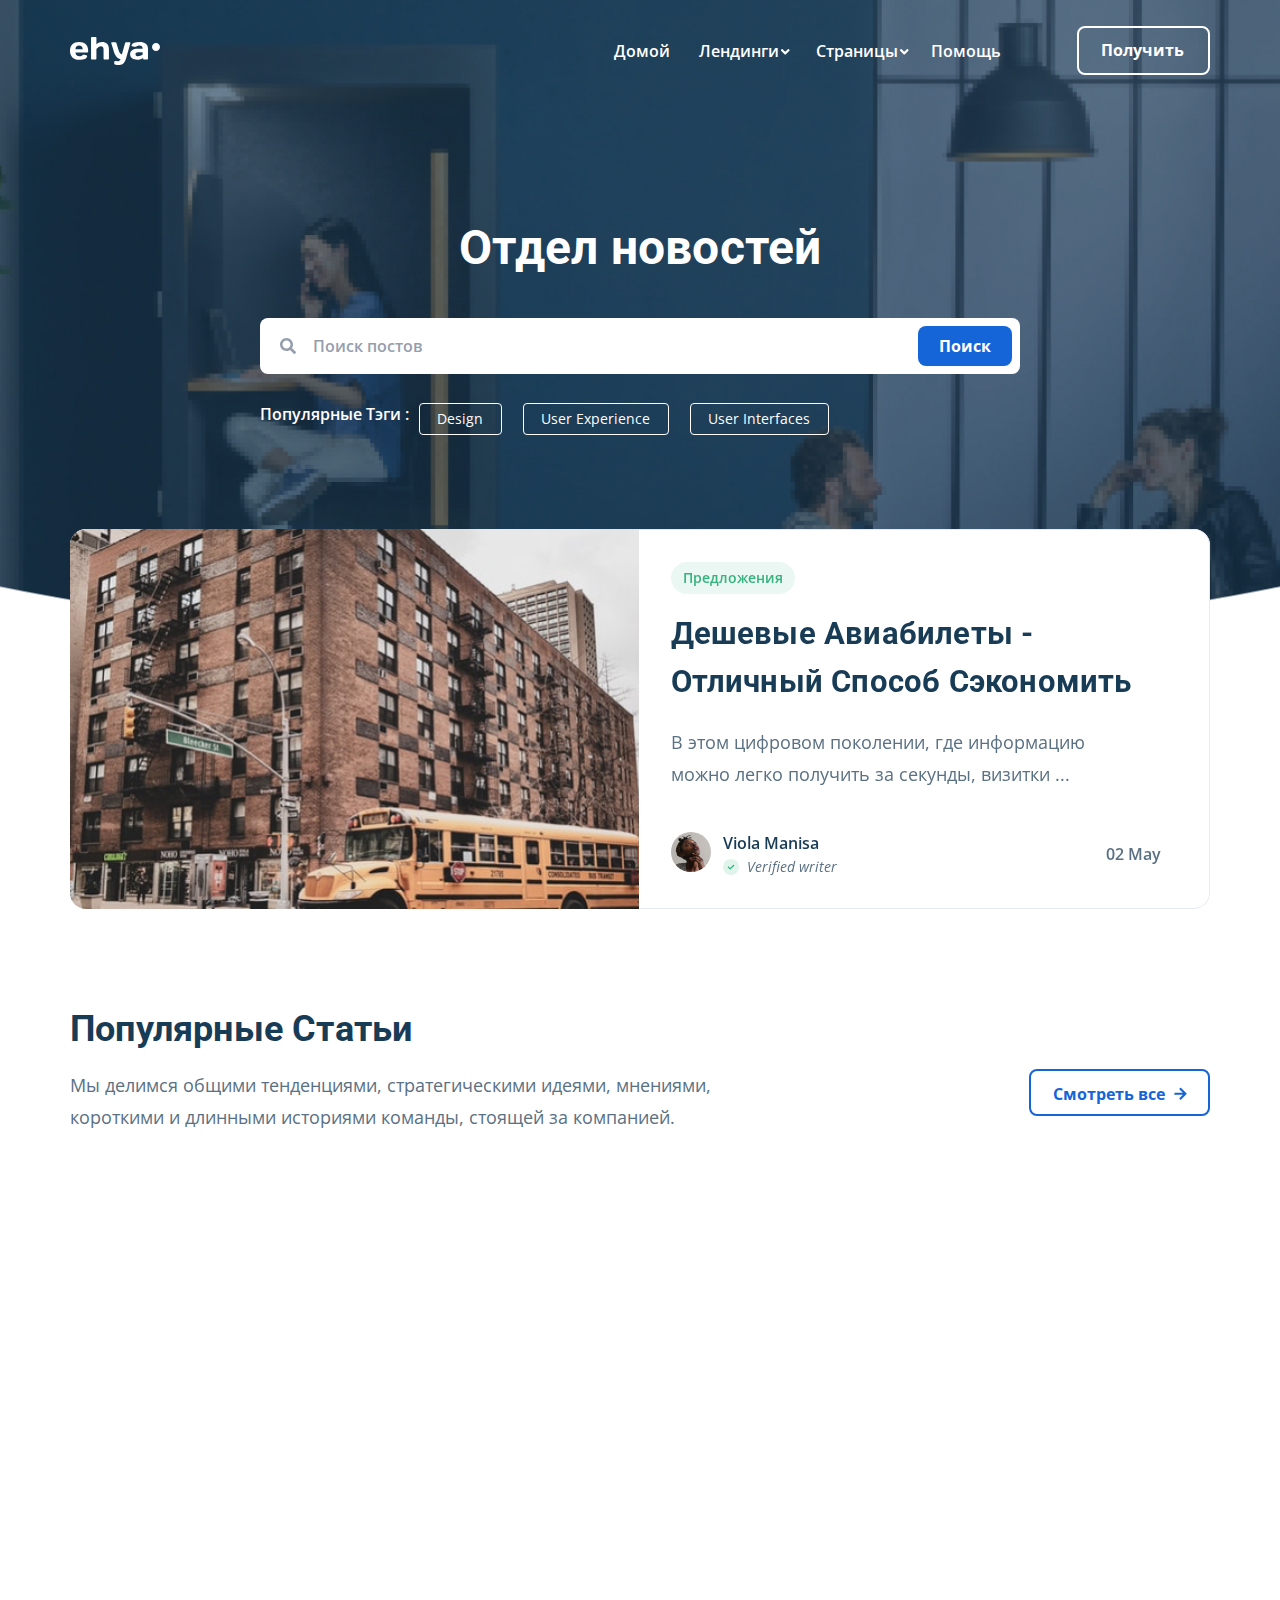
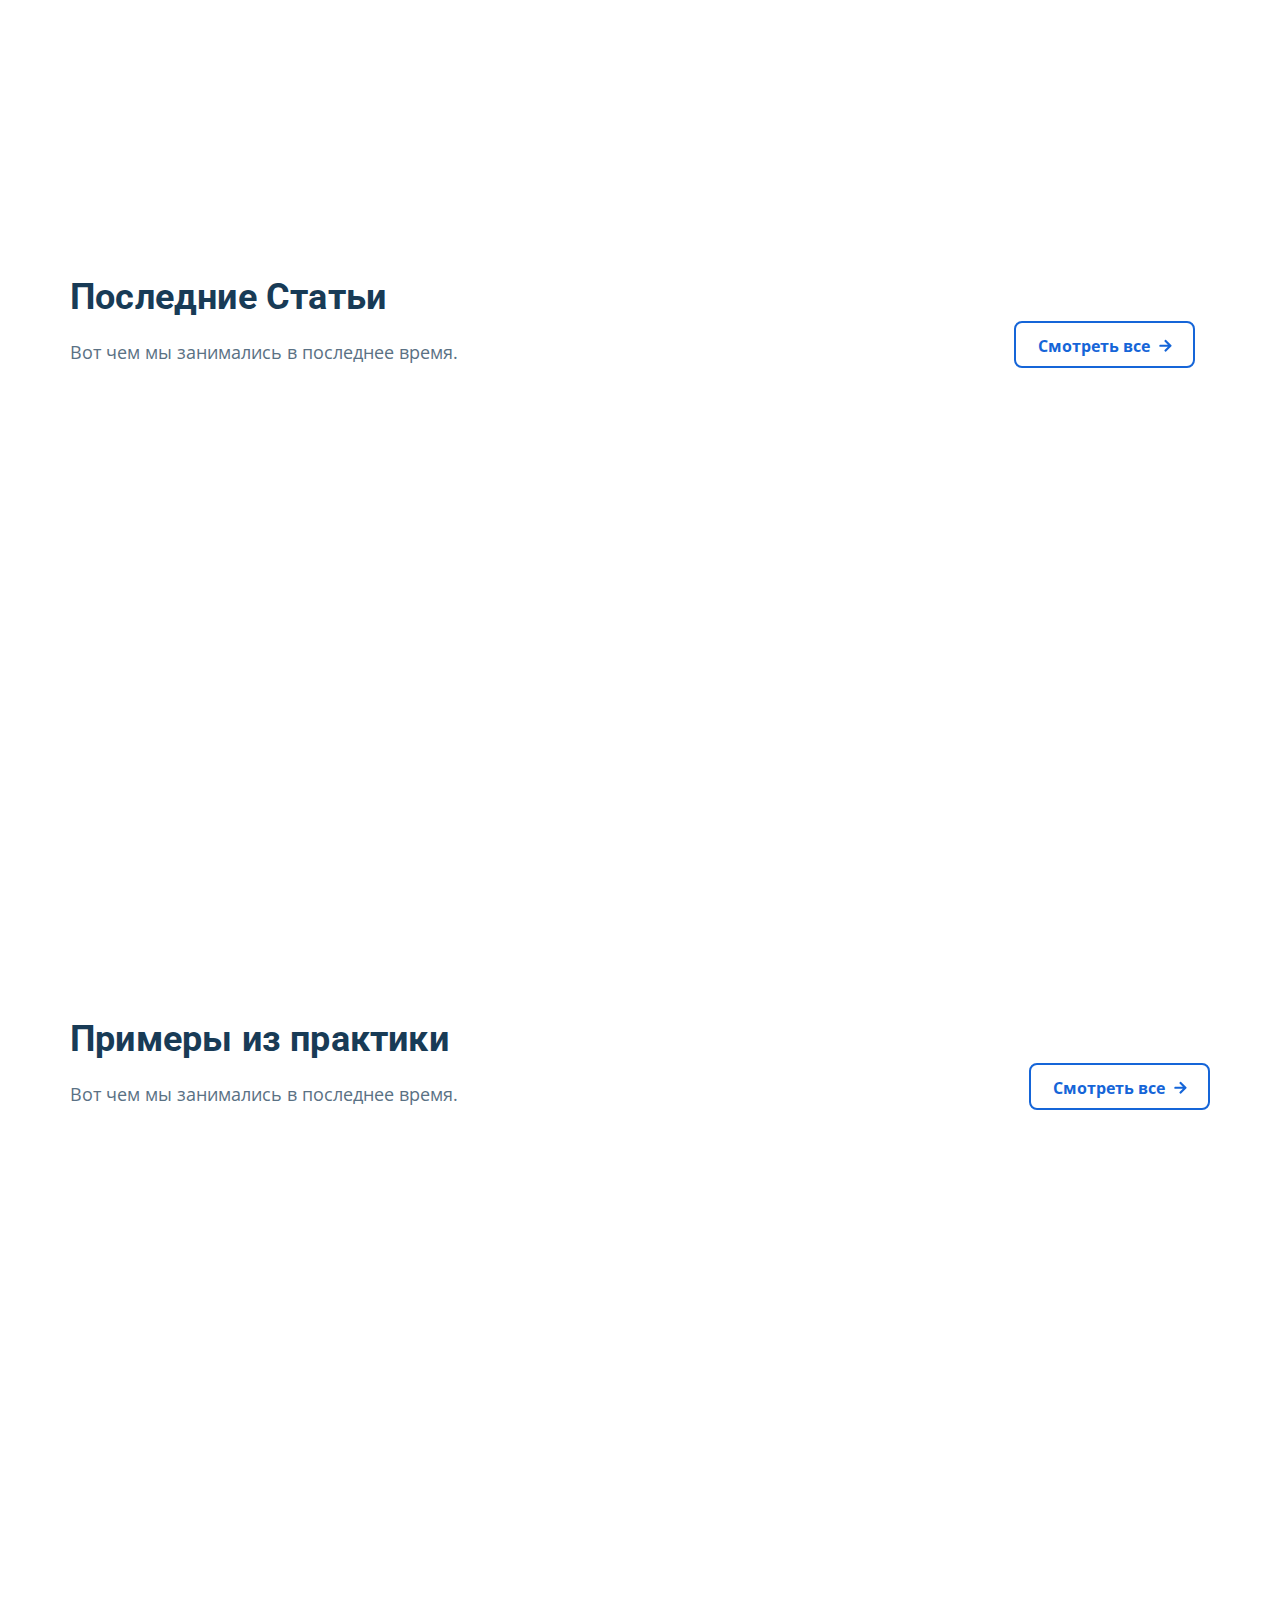
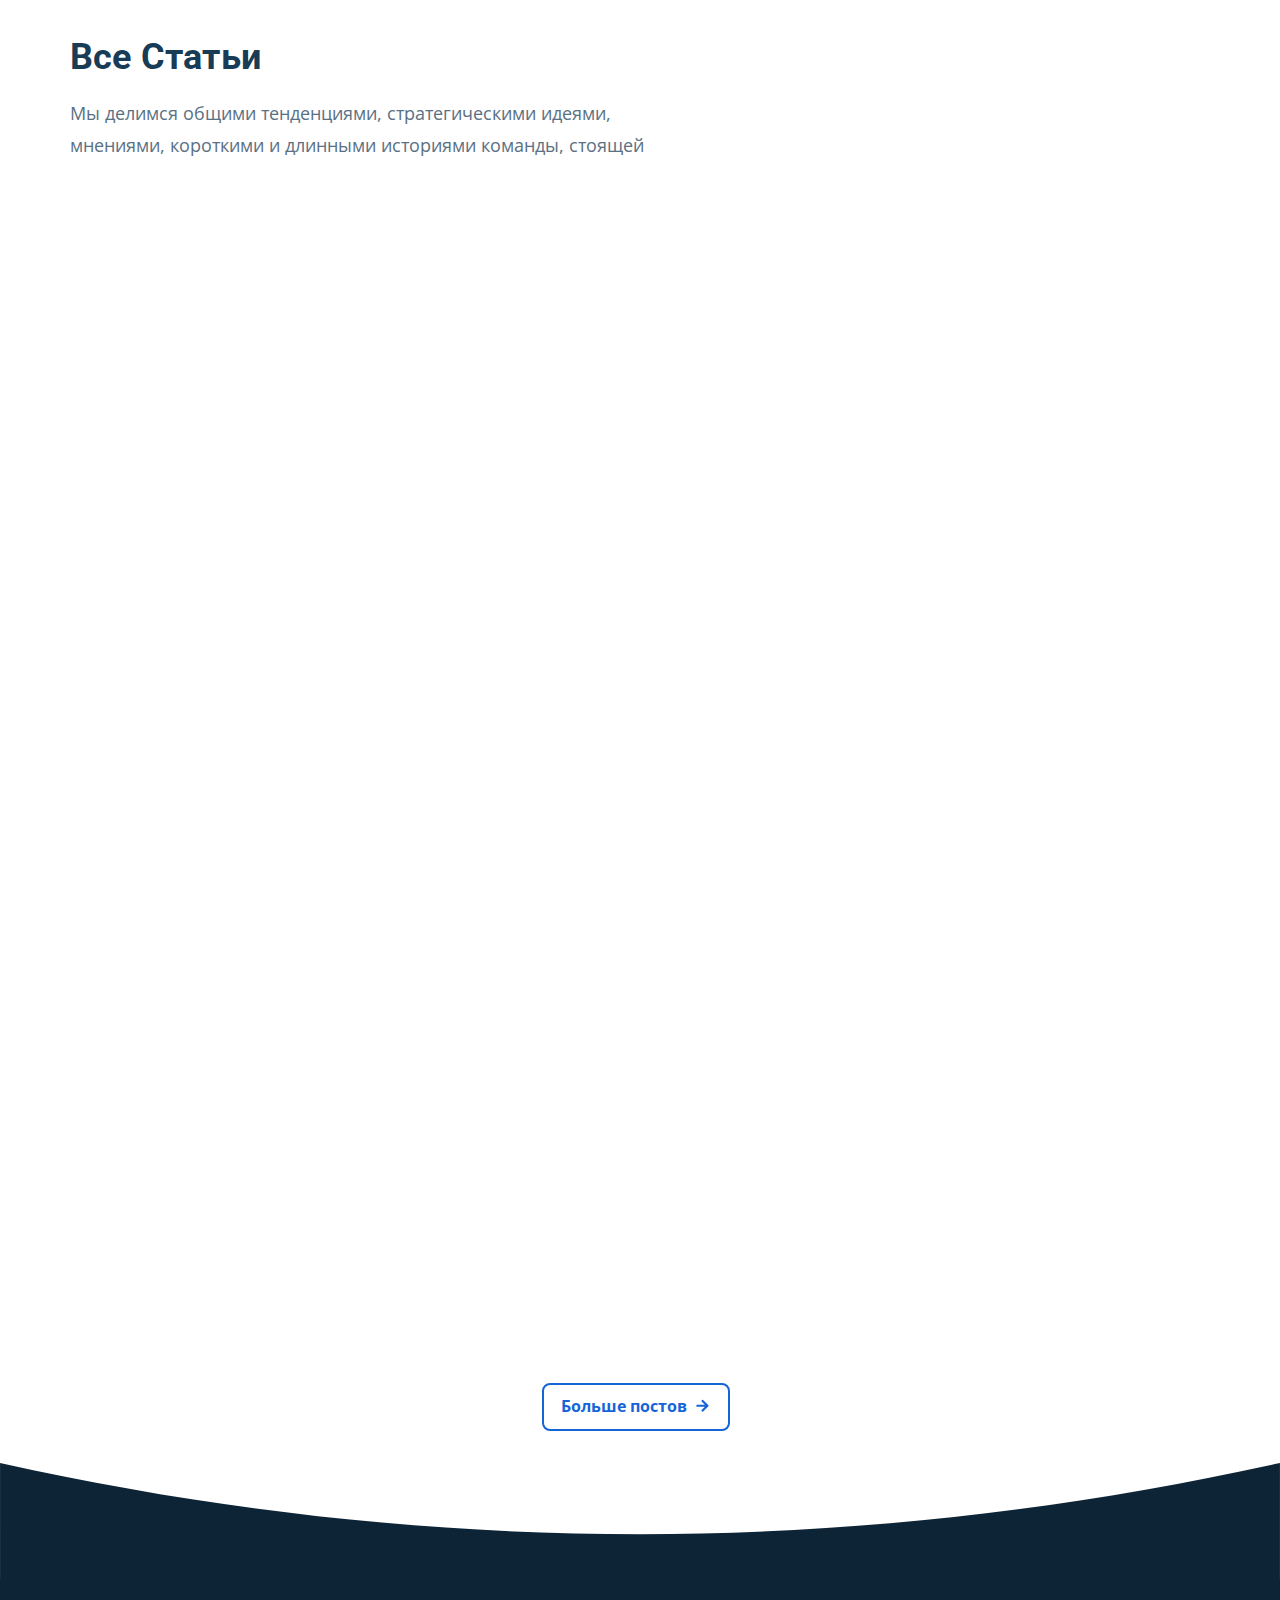
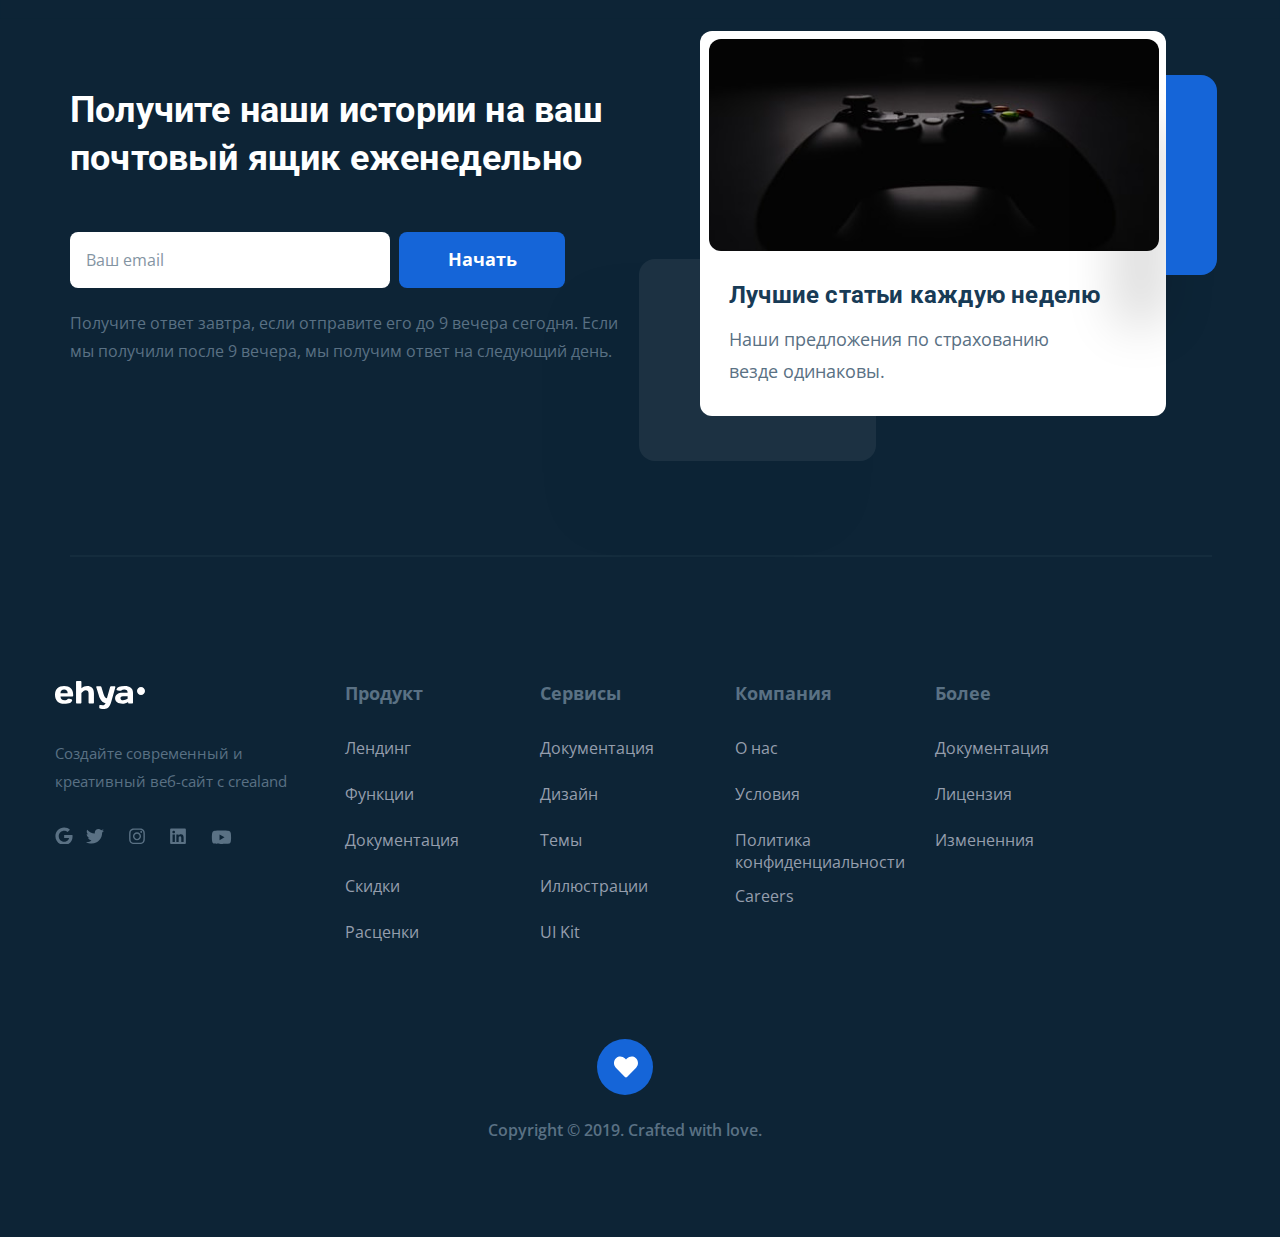
<file: index.html>
<!DOCTYPE html>
<html lang="ru">

<head>
    <meta charset="UTF-8">
    <meta http-equiv="X-UA-Compatible" content="IE=edge">
    <meta name="viewport" content="width=device-width, initial-scale=1.0">
    <link rel="shortcut icon" href="img/favicon.ico" type="image/x-icon">
    <link rel="icon" href="img/favicon.ico" type="image/x-icon">
    <link rel="preconnect" href="https://fonts.gstatic.com">
    <link
        href="https://fonts.googleapis.com/css2?family=Open+Sans:ital,wght@0,400;0,600;0,700;1,400&family=Roboto:wght@700&display=swap"
        rel="stylesheet">
    <link rel="stylesheet" href="css/swiper-bundle.min.css">
    <link rel="stylesheet" href="css/aos.css">
    <link rel="stylesheet" href="css/style.css">
    <title>Отдел новостей</title>
</head>

<body>
    <header class="header">
        <div class="container">
            <div class="navbar">
                <a href="index.html" class="main-logo"><img src="img/Logo.svg" alt="Logo: Ehya" class="logo"></a>
                <div class="navbar__wrapper">
                    <ul class="navbar__menu">
                        <li class="navbar__item"><a href="index.html" class="navbar__link">Домой</a></li>
                        <li class="navbar__item dropdown-item"><a href="#"
                                class="navbar__link dropdown-link">Лендинги</a>
                            <ul class="navbar-dropdown">
                                <li class="navbar-dropdown__item"><a href="details.html"
                                        class="navbar-dropdown__link">Лендинг
                                        №1</a></li>
                                <li class="navbar-dropdown__item"><a href="details.html"
                                        class="navbar-dropdown__link">Лендинг
                                        №2</a></li>
                                <li class="navbar-dropdown__item"><a href="details.html"
                                        class="navbar-dropdown__link">Лендинг
                                        №3</a></li>
                                <li class="navbar-dropdown__item"><a href="details.html"
                                        class="navbar-dropdown__link">Лендинг
                                        №4</a></li>
                            </ul>
                        </li>
                        <li class="navbar__item dropdown-item"><a href="#"
                                class="navbar__link dropdown-link">Страницы</a>
                            <ul class="navbar-dropdown">
                                <li class="navbar-dropdown__item"><a href="details.html"
                                        class="navbar-dropdown__link">Страница
                                        №1</a></li>
                                <li class="navbar-dropdown__item"><a href="details.html"
                                        class="navbar-dropdown__link">Страница
                                        №2</a></li>
                                <li class="navbar-dropdown__item"><a href="details.html"
                                        class="navbar-dropdown__link">Страница
                                        №3</a></li>
                                <li class="navbar-dropdown__item"><a href="details.html"
                                        class="navbar-dropdown__link">Страница
                                        №4</a></li>
                            </ul>
                        </li>
                        <li class="navbar__item"><a href="#" class="navbar__link">Помощь</a></li>
                    </ul>
                    <button class="navbar__form-button modal-open-btn">Получить</button>
                </div>
                <!-- /.navbar__wrapper -->
                <button class="mobile-menu-open-btn">
                    <span class="open-btn-item"></span>
                    <span class="open-btn-item"></span>
                    <span class="open-btn-item"></span>
                </button>
                <!-- /.mobile-menu-open-btn -->
            </div>
            <div class="main-screen">
                <h1 class="main-title">Отдел новостей</h1>
                <div class="search-wrapper">
                    <form action="#" class="search">
                        <input type="text" class="search__input" placeholder="Поиск постов">
                        <button type="submit" class="search__button">
                            Поиск
                        </button>
                    </form>
                    <div class="tags">
                        <span class="tags__title">Популярные Тэги :</span>
                        <div class="tags__wrapper">
                            <a class="tags__link">Design</a>
                            <a class="tags__link">User Experience</a>
                            <a class="tags__link">User Interfaces</a>
                        </div>
                    </div>
                </div>
            </div>
        </div>
    </header>
    <!-- /.header -->

    <section class="popular">
        <div class="container">
            <div class="feature-card popular__card" data-aos="fade-up" data-aos-duration="1000">
                <div class="feature-card__img">
                    <a href="details.html" class="card-click"></a>
                    <img src="img/feature-img.jpg" alt="Image: Cheep aviatickets" class="feature-card__foto">
                </div>
                <!-- /.feature-card__img -->
                <div class="feature-card__info">
                    <a href="#" class="offers"><span class="offers__text">Предложения</span></a>
                    <a href="details.html" class="click-title">
                        <h3 class="feature-card__title">Дешевые Авиабилеты - Отличный Способ Сэкономить</h3>
                        <p class="feature-card__subtitle">В этом цифровом поколении, где информацию<br>
                            можно легко получить за секунды, визитки ...</p>
                    </a>
                    <div class="post-info">
                        <div class="user-info">
                            <a href="#" class="card-click"></a>
                            <img src="img/avatar.png" alt="Icon: Avatar" class="avatar">
                            <div class="user-info__wrapper">
                                <span class="user-name">Viola Manisa</span>
                                <div class="verification">
                                    <img src="img/verified-icon.svg" alt="Icon: Verified" class="verification__icon">
                                    <span class="verification__info">Verified writer</span>
                                </div>
                            </div>
                        </div>
                        <!-- /.user-info -->
                        <span class="post-date">02 May</span>
                    </div>
                    <!-- /.post-info -->
                </div>
                <!-- /.feature-card__info -->
            </div>
            <!-- /.feature-card -->
            <div class="section-header">
                <h2 class="section-header__title">Популярные Статьи</h2>
                <div class="section-header__description">
                    <span class="section-header__subtitle">Мы делимся общими тенденциями, стратегическими идеями,
                        мнениями, короткими и длинными историями команды, стоящей за
                        компанией.</span>
                    <a href="details.html" class="button section-header__button popular__button">
                        Смотреть все
                        <img src="img/button-arrow.svg" alt="Icon: Arrow" class="button__arrow">
                    </a>
                </div>
            </div>
            <!-- /.section-header -->
            <div class="popular-wrapper">
                <div class="offer-card" data-aos="fade-down-right" data-aos-duration="1000">
                    <a href="details.html" class="card-click"></a>
                    <img src="img/offer-img-1.png" alt="Image: Offer image" class="offer-card__img">
                    <a href="#" class="offer-card__button"><span class="offer-card__text">Предложения</span></a>
                    <div class="offer-card__wrapper">
                        <h3 class="offer-card__title offer-card__title--mt">Как защитить свою<br> семью от угарного газа
                        </h3>
                        <div class="post-info">
                            <div class="user-info">
                                <img src="img/avatar.png" alt="Icon: Avatar" class="avatar">
                                <div class="user-info__wrapper">
                                    <span class="user-name offer-card__user">Viola Manisa</span>
                                    <div class="verification">
                                        <img src="img/verified-icon.svg" alt="Icon: Verified"
                                            class="verification__icon">
                                        <span class="verification__info">Verified writer</span>
                                    </div>
                                </div>
                            </div>
                            <!-- /.user-info -->
                            <span class="post-date offer-card__date">02 May</span>
                        </div>
                        <!-- /.post-info -->
                    </div>
                </div>
                <!-- /.offer-card -->
                <div class="offer-card" data-aos="fade-down-left" data-aos-duration="1000">
                    <a href="details.html" class="card-click"></a>
                    <img src="img/offer-img-2.png" alt="Image: Offer image" class="offer-card__img">
                    <a href="#" class="offer-card__button"><span class="offer-card__text">Предложения</span></a>
                    <div class="offer-card__wrapper offer-card__wrapper--mobile">
                        <h3 class="offer-card__title">Материнство - самая трудная и лучшая
                            работа на свете</h3>
                        <div class="post-info post-info--mobile">
                            <div class="user-info">
                                <img src="img/avatar-2.png" alt="Icon: Avatar" class="avatar">
                                <div class="user-info__wrapper">
                                    <span class="user-name offer-card__user">Joshua William</span>
                                    <div class="verification">
                                        <img src="img/verified-icon.svg" alt="Icon: Verified"
                                            class="verification__icon">
                                        <span class="verification__info">Verified writer</span>
                                    </div>
                                </div>
                            </div>
                            <!-- /.user-info -->
                            <span class="post-date offer-card__date">02 May</span>
                        </div>
                        <!-- /.post-info -->
                    </div>
                </div>
                <!-- /.offer-card -->
            </div>
            <!-- /.popular-wrapper -->
        </div>
        <!-- /.container -->
    </section>
    <!-- /.popular -->

    <section class="recent">
        <div class="container">
            <div class="section-header recent-header">
                <h2 class="section-header__title recent-header__title">Последние Статьи</h2>
                <div class="section-header__description recent-header__description">
                    <span class="section-header__subtitle recent-header__subtitle">Вот чем мы занимались в последнее
                        время.</span>
                    <a href="details.html" class="button section-header__button recent-header__button">
                        Смотреть все
                        <img src="img/button-arrow.svg" alt="Icon: Arrow" class="button__arrow">
                    </a>
                </div>
            </div>
            <!-- /.section-header -->
            <div class="recent-wrapper">
                <div class="offer-card offer-card--small" data-aos="zoom-in-left" data-aos-delay="100"
                    data-aos-duration="1000">
                    <img src="img/small-card-1.png" alt="Image: Offer image" class="offer-card__img">
                    <a href="details.html" class="card-click"></a>
                    <div class="offer-card__wrapper offer-card__wrapper--small">
                        <div class="small-wrapper">
                            <h3 class="offer-card__title offer-card__title--small">Будущее Работы</h3>
                            <p class="offer-card__info">Большинство людей будут работать на рабочих местах, которых
                                сегодня
                                не существует.</p>
                        </div>
                        <div class="post-info post-info--small">
                            <div class="user-info">
                                <img src="img/avatar-3.png" alt="Icon: Avatar" class="avatar">
                                <div class="user-info__wrapper">
                                    <span class="user-name offer-card__user">Lina Hicks</span>
                                    <div class="verification">
                                        <img src="img/verified-icon.svg" alt="Icon: Verified"
                                            class="verification__icon">
                                        <span class="verification__info">Verified writer</span>
                                    </div>
                                </div>
                            </div>
                            <!-- /.user-info -->
                            <span class="post-date recent__date">02 May</span>
                        </div>
                        <!-- /.post-info -->
                    </div>
                </div>
                <!-- /.offer-card -->
                <div class="offer-card offer-card--small" data-aos="zoom-in-left" data-aos-delay="200"
                    data-aos-duration="1000">
                    <img src="img/small-card-2.png" alt="Image: Offer image" class="offer-card__img">
                    <a href="details.html" class="card-click"></a>
                    <div class="offer-card__wrapper offer-card__wrapper--small">
                        <div class="small-wrapper">
                            <h3 class="offer-card__title offer-card__title--small">Будущее Данных</h3>
                            <p class="offer-card__info">Благодаря нескончаемым<br> объемам данных и количеству инсайтов
                            </p>
                        </div>
                        <div class="post-info">
                            <div class="user-info">
                                <img src="img/avatar-4.png" alt="Icon: Avatar" class="avatar">
                                <div class="user-info__wrapper">
                                    <span class="user-name offer-card__user">Tyler Murray</span>
                                    <div class="verification">
                                        <img src="img/verified-icon.svg" alt="Icon: Verified"
                                            class="verification__icon">
                                        <span class="verification__info">Verified writer</span>
                                    </div>
                                </div>
                            </div>
                            <!-- /.user-info -->
                            <span class="post-date recent__date">02 May</span>
                        </div>
                        <!-- /.post-info -->
                    </div>
                </div>
                <!-- /.offer-card -->
                <div class="offer-card offer-card--small" data-aos="zoom-in-left" data-aos-delay="300"
                    data-aos-duration="1000">
                    <img src="img/small-card-3.png" alt="Image: Offer image" class="offer-card__img">
                    <a href="details.html" class="card-click"></a>
                    <div class="offer-card__wrapper offer-card__wrapper--small">
                        <div class="small-wrapper">
                            <h3 class="offer-card__title offer-card__title--small">Будущее Обучения</h3>
                            <p class="offer-card__info">Постоянная способность учиться будет на самых важных<br>
                                навыках.
                            </p>
                        </div>
                        <div class="post-info">
                            <div class="user-info">
                                <img src="img/avatar-5.png" alt="Icon: Avatar" class="avatar">
                                <div class="user-info__wrapper">
                                    <span class="user-name offer-card__user">Warren Casey</span>
                                    <div class="verification">
                                        <img src="img/verified-icon.svg" alt="Icon: Verified"
                                            class="verification__icon">
                                        <span class="verification__info">Verified writer</span>
                                    </div>
                                </div>
                            </div>
                            <!-- /.user-info -->
                            <span class="post-date recent__date">02 May</span>
                        </div>
                        <!-- /.post-info -->
                    </div>
                </div>
                <!-- /.offer-card -->
            </div>
            <!-- /.recent-wrapper -->
        </div>
    </section>
    <!-- /.recent -->

    <section class="examples">
        <div class="container">
            <div class="section-header examples-header">
                <h2 class="section-header__title examples-header__title">Примеры из практики</h2>
                <div class="section-header__description examples-header__description">
                    <span class="section-header__subtitle examples-header__subtitle">Вот чем мы занимались в последнее
                        время.</span>
                    <a href="details.html" class="button section-header__button examples-header__button">
                        Смотреть все
                        <img src="img/button-arrow.svg" alt="Icon: Arrow" class="button__arrow">
                    </a>
                </div>
            </div>
            <!-- /.section-header -->
            <div class="examples__wrapper" data-aos="zoom-out-up" data-aos-duration="1000">
                <div class="swiper-container examples-slider">
                    <div class="swiper-wrapper">
                        <div class="swiper-slide">
                            <div class="feature-card ">
                                <div class="feature-card__img">
                                    <img src="img/slide-1.png" alt="Image: Cheep aviatickets"
                                        class="feature-card__foto">
                                </div>
                                <!-- /.feature-card__img -->
                                <div class="feature-card__info">
                                    <a href="details.html" class="offers examples__offers"><span
                                            class="offers__text examples__text">Предложения</span></a>
                                    <a href="details.html" class="click-title">
                                        <h3 class="feature-card__title">Дешевые Авиабилеты - Отличный Способ Сэкономить
                                        </h3>
                                        <p class="feature-card__subtitle">В этом цифровом поколении, где информацию<br>
                                            можно легко получить за секунды, визитки ...</p>
                                    </a>
                                    <div class="post-info">
                                        <div class="user-info">
                                            <a href="details.html" class="card-click"></a>
                                            <img src="img/avatar.png" alt="Icon: Avatar" class="avatar">
                                            <div class="user-info__wrapper">
                                                <span class="user-name">Viola Manisa</span>
                                                <div class="verification">
                                                    <img src="img/verified-icon.svg" alt="Icon: Verified"
                                                        class="verification__icon">
                                                    <span class="verification__info">Verified writer</span>
                                                </div>
                                            </div>
                                        </div>
                                        <!-- /.user-info -->
                                        <span class="post-date">02 May</span>
                                    </div>
                                    <!-- /.post-info -->
                                </div>
                                <!-- /.feature-card__info -->
                            </div>
                            <!-- /.feature-card -->
                        </div>
                        <div class="swiper-slide ">
                            <div class="feature-card">
                                <div class="feature-card__img">
                                    <img src="img/slide-2.jpg" alt="Image: Cheep aviatickets"
                                        class="feature-card__foto">
                                </div>
                                <!-- /.feature-card__img -->
                                <div class="feature-card__info">
                                    <a href="details.html" class="offers"><span
                                            class="offers__text examples__text">Предложения</span></a>
                                    <a href="details.html" class="click-title">
                                        <h3 class="feature-card__title">Все на борт! Пусть будет Рок!
                                        </h3>
                                        <p class="feature-card__subtitle">Музыка AC/DC способна изменить этот цифровой
                                            мир к лучшему</p>
                                    </a>
                                    <div class="post-info">
                                        <div class="user-info">
                                            <a href="details.html" class="card-click"></a>
                                            <img src="img/avatar.png" alt="Icon: Avatar" class="avatar">
                                            <div class="user-info__wrapper">
                                                <span class="user-name">Viola Manisa</span>
                                                <div class="verification">
                                                    <img src="img/verified-icon.svg" alt="Icon: Verified"
                                                        class="verification__icon">
                                                    <span class="verification__info">Verified writer</span>
                                                </div>
                                            </div>
                                        </div>
                                        <!-- /.user-info -->
                                        <span class="post-date">02 May</span>
                                    </div>
                                    <!-- /.post-info -->
                                </div>
                                <!-- /.feature-card__info -->
                            </div>
                            <!-- /.feature-card -->
                        </div>
                        <div class="swiper-slide">
                            <div class="feature-card">
                                <div class="feature-card__img">
                                    <img src="img/slide-3.jpg" alt="Image: Cheep aviatickets"
                                        class="feature-card__foto">
                                </div>
                                <!-- /.feature-card__img -->
                                <div class="feature-card__info">
                                    <a href="details.html" class="offers"><span
                                            class="offers__text examples__text">Предложения</span></a>
                                    <a href="details.html" class="click-title">
                                        <h3 class="feature-card__title">Лучшие путешествия поездом
                                        </h3>
                                        <p class="feature-card__subtitle">Весь мир как на ладоне, скорость и комфорт в
                                            одном вагоне</p>
                                    </a>
                                    <div class="post-info">
                                        <div class="user-info">
                                            <a href="details.html" class="card-click"></a>
                                            <img src="img/avatar.png" alt="Icon: Avatar" class="avatar">
                                            <div class="user-info__wrapper">
                                                <span class="user-name">Viola Manisa</span>
                                                <div class="verification">
                                                    <img src="img/verified-icon.svg" alt="Icon: Verified"
                                                        class="verification__icon">
                                                    <span class="verification__info">Verified writer</span>
                                                </div>
                                            </div>
                                        </div>
                                        <!-- /.user-info -->
                                        <span class="post-date">02 May</span>
                                    </div>
                                    <!-- /.post-info -->
                                </div>
                                <!-- /.feature-card__info -->
                            </div>
                            <!-- /.feature-card -->
                        </div>
                        <div class="swiper-slide">
                            <div class="feature-card">
                                <div class="feature-card__img">
                                    <img src="img/slide-4.jpg" alt="Image: Cheep aviatickets"
                                        class="feature-card__foto">
                                </div>
                                <!-- /.feature-card__img -->
                                <div class="feature-card__info">
                                    <a href="details.html" class="offers"><span
                                            class="offers__text examples__text">Предложения</span></a>
                                    <a href="details.html" class="click-title">
                                        <h3 class="feature-card__title">Путешествуй! Открой для себя мир!
                                        </h3>
                                        <p class="feature-card__subtitle">Миллионы жизней приокроют завесу тайны и
                                            достигнут просветления ...</p>
                                    </a>
                                    <div class="post-info">
                                        <div class="user-info">
                                            <a href="details.html" class="card-click"></a>
                                            <img src="img/avatar.png" alt="Icon: Avatar" class="avatar">
                                            <div class="user-info__wrapper">
                                                <span class="user-name">Viola Manisa</span>
                                                <div class="verification">
                                                    <img src="img/verified-icon.svg" alt="Icon: Verified"
                                                        class="verification__icon">
                                                    <span class="verification__info">Verified writer</span>
                                                </div>
                                            </div>
                                        </div>
                                        <!-- /.user-info -->
                                        <span class="post-date">02 May</span>
                                    </div>
                                    <!-- /.post-info -->
                                </div>
                                <!-- /.feature-card__info -->
                            </div>
                            <!-- /.feature-card -->
                        </div>
                        <div class="swiper-slide">
                            <div class="feature-card">
                                <div class="feature-card__img">
                                    <img src="img/feature-img.jpg" alt="Image: Cheep aviatickets"
                                        class="feature-card__foto">
                                </div>
                                <!-- /.feature-card__img -->
                                <div class="feature-card__info">
                                    <a href="details.html" class="offers"><span
                                            class="offers__text examples__text">Предложения</span></a>
                                    <a href="details.html" class="click-title">
                                        <h3 class="feature-card__title">Дешевые Авиабилеты - Отличный Способ Сэкономить
                                        </h3>
                                        <p class="feature-card__subtitle">В этом цифровом поколении, где информацию<br>
                                            можно
                                            легко получить за секунды, визитки ...</p>
                                    </a>
                                    <div class="post-info">
                                        <div class="user-info">
                                            <a href="details.html" class="card-click"></a>
                                            <img src="img/avatar.png" alt="Icon: Avatar" class="avatar">
                                            <div class="user-info__wrapper">
                                                <span class="user-name">Viola Manisa</span>
                                                <div class="verification">
                                                    <img src="img/verified-icon.svg" alt="Icon: Verified"
                                                        class="verification__icon">
                                                    <span class="verification__info">Verified writer</span>
                                                </div>
                                            </div>
                                        </div>
                                        <!-- /.user-info -->
                                        <span class="post-date">02 May</span>
                                    </div>
                                    <!-- /.post-info -->
                                </div>
                                <!-- /.feature-card__info -->
                            </div>
                            <!-- /.feature-card -->
                        </div>
                    </div>
                </div>
                <!-- /.swiper-container -->
                <button class="slider-button slider-button--prev">
                    <img src="img/prev-arrow.svg" alt="Icon: prev" class="slider-button__img">
                </button>
                <button class="slider-button slider-button--next">
                    <img src="img/next-arrow.svg" alt="Icon: next" class="slider-button__img">
                </button>
            </div>
            <!-- /.examples-slider__wrapper -->
        </div>
        <!-- /.container -->
    </section>
    <!-- /.examples -->

    <section class="united">
        <div class="container">
            <div class="section-header united-header">
                <h2 class="section-header__title united-header__title">Все Статьи</h2>
                <div class="section-header__description united-header__description">
                    <span class="section-header__subtitle united-header__subtitle">Мы делимся общими тенденциями,
                        стратегическими идеями,<br>
                        мнениями, короткими и длинными историями команды, стоящей</span>
                </div>
            </div>
            <!-- /.section-header -->
            <div class="united__wrapper">
                <div class="offer-card united__offer-card" data-aos="fade-down-right" data-aos-duration="1000">
                    <a href="details.html" class="card-click"></a>
                    <img src="img/united-1.png" alt="Image: Offer image" class="offer-card__img">
                    <a href="#" class="offer-card__button united__offer"><span
                            class="offer-card__text">Предложения</span></a>
                    <div class="offer-card__wrapper">
                        <h3 class="offer-card__title offer-card__title--mt">Как защитить свою<br> семью от угарного газа
                        </h3>
                        <div class="post-info">
                            <div class="user-info">
                                <img src="img/avatar.png" alt="Icon: Avatar" class="avatar">
                                <div class="user-info__wrapper">
                                    <span class="user-name offer-card__user">Viola Manisa</span>
                                    <div class="verification">
                                        <img src="img/verified-icon.svg" alt="Icon: Verified"
                                            class="verification__icon">
                                        <span class="verification__info">Verified writer</span>
                                    </div>
                                </div>
                            </div>
                            <!-- /.user-info -->
                            <span class="post-date offer-card__date">02 May</span>
                        </div>
                        <!-- /.post-info -->
                    </div>
                </div>
                <!-- /.offer-card -->
                <div class="offer-card united__offer-card" data-aos="fade-down-left" data-aos-duration="1000">
                    <a href="details.html" class="card-click"></a>
                    <img src="img/united-2.png" alt="Image: Offer image" class="offer-card__img">
                    <a href="#" class="offer-card__button united__offer"><span
                            class="offer-card__text">Предложения</span></a>
                    <div class="offer-card__wrapper offer-card__wrapper--mobile">
                        <h3 class="offer-card__title">Материнство - самая трудная и лучшая работа на свете</h3>
                        <div class="post-info post-info--fixmobile">
                            <div class="user-info">
                                <img src="img/avatar-2.png" alt="Icon: Avatar" class="avatar">
                                <div class="user-info__wrapper">
                                    <span class="user-name offer-card__user">Joshua William</span>
                                    <div class="verification">
                                        <img src="img/verified-icon.svg" alt="Icon: Verified"
                                            class="verification__icon">
                                        <span class="verification__info">Verified writer</span>
                                    </div>
                                </div>
                            </div>
                            <!-- /.user-info -->
                            <span class="post-date offer-card__date">02 May</span>
                        </div>
                        <!-- /.post-info -->
                    </div>
                </div>
                <!-- /.offer-card -->
                <div class="offer-card offer-card--small" data-aos="zoom-in-right" data-aos-delay="100"
                    data-aos-duration="1000">
                    <a href="details.html" class="card-click"></a>
                    <img src="img/united-3.png" alt="Image: Offer image" class="offer-card__img">
                    <div class="offer-card__wrapper offer-card__wrapper--small">
                        <h3 class="offer-card__title offer-card__title--small">Будущее Работы</h3>
                        <p class="offer-card__info">Большинство людей будут работать на рабочих местах, которых сегодня
                            не существует.</p>
                        <div class="post-info post-info--small">
                            <div class="user-info">
                                <img src="img/avatar-3.png" alt="Icon: Avatar" class="avatar">
                                <div class="user-info__wrapper">
                                    <span class="user-name offer-card__user">Lina Hicks</span>
                                    <div class="verification">
                                        <img src="img/verified-icon.svg" alt="Icon: Verified"
                                            class="verification__icon">
                                        <span class="verification__info">Verified writer</span>
                                    </div>
                                </div>
                            </div>
                            <!-- /.user-info -->
                            <span class="post-date united__date">02 May</span>
                        </div>
                        <!-- /.post-info -->
                    </div>
                </div>
                <!-- /.offer-card -->
                <div class="offer-card offer-card--small" data-aos="zoom-in-right" data-aos-delay="200"
                    data-aos-duration="1000">
                    <a href="details.html" class="card-click"></a>
                    <img src="img/united-4.png" alt="Image: Offer image" class="offer-card__img">
                    <div class="offer-card__wrapper offer-card__wrapper--small">
                        <h3 class="offer-card__title offer-card__title--small">Будущее Данных</h3>
                        <p class="offer-card__info">Благодаря нескончаемым<br> объемам данных и количеству инсайтов
                        </p>
                        <div class="post-info">
                            <div class="user-info">
                                <img src="img/avatar-4.png" alt="Icon: Avatar" class="avatar">
                                <div class="user-info__wrapper">
                                    <span class="user-name offer-card__user">Tyler Murray</span>
                                    <div class="verification">
                                        <img src="img/verified-icon.svg" alt="Icon: Verified"
                                            class="verification__icon">
                                        <span class="verification__info">Verified writer</span>
                                    </div>
                                </div>
                            </div>
                            <!-- /.user-info -->
                            <span class="post-date united__date">02 May</span>
                        </div>
                        <!-- /.post-info -->
                    </div>
                </div>
                <!-- /.offer-card -->
                <div class="offer-card offer-card--small" data-aos="zoom-in-right" data-aos-delay="300"
                    data-aos-duration="1000">
                    <a href="details.html" class="card-click"></a>
                    <img src="img/united-5.png" alt="Image: Offer image" class="offer-card__img">
                    <div class="offer-card__wrapper offer-card__wrapper--small">
                        <h3 class="offer-card__title offer-card__title--small">Будущее Обучения</h3>
                        <p class="offer-card__info">Постоянная способность учиться будет на самых важных<br> навыках.
                        </p>
                        <div class="post-info">
                            <div class="user-info">
                                <img src="img/avatar-5.png" alt="Icon: Avatar" class="avatar">
                                <div class="user-info__wrapper">
                                    <span class="user-name offer-card__user">Warren Casey</span>
                                    <div class="verification">
                                        <img src="img/verified-icon.svg" alt="Icon: Verified"
                                            class="verification__icon">
                                        <span class="verification__info">Verified writer</span>
                                    </div>
                                </div>
                            </div>
                            <!-- /.user-info -->
                            <span class="post-date united__date">02 May</span>
                        </div>
                        <!-- /.post-info -->
                    </div>
                </div>
                <!-- /.offer-card -->

            </div>
            <!-- /.united-offer__wrapper -->
            <div class="united__button">
                <a href="details.html" class="button united__bottom">
                    Больше постов
                    <img src="img/button-arrow.svg" alt="Icon: Arrow" class="button__arrow">
                </a>
            </div>

        </div>
    </section>
    <!-- /.united -->
    <div class="wave">
        <img src="img/Wave.svg" alt="wave" class="wave__img">
    </div>
    <section class="review">
        <div class="container">
            <div class="review-wrapper">
                <div class="review-form">
                    <h2 class="review__title">Получите наши истории на ваш почтовый ящик еженедельно</h2>
                    <form action="send.php" method="POST" class="subscribe review__subscribe valid-mail-form">
                        <input type="email" name="email" class="subscribe__input" placeholder="Ваш email" required>
                        <button class="button subscribe__button">
                            Начать
                        </button>
                    </form>
                    <p class="review__subtitle">Получите ответ завтра, если отправите его до 9 вечера сегодня. Если
                        мы получили после 9 вечера, мы получим ответ на
                        следующий день.</p>
                </div>
                <!-- /.review-form -->
                <div class="review-info">
                    <div class="review-card">
                        <img src="img/review-img.png" alt="Image: gamepad" class="review-card__img">
                        <div class="review-card__wrapper">
                            <h4 class="review-card__title">Лучшие статьи каждую неделю</h4>
                            <span class="review-card__subtitle">Наши предложения по страхованию<br> везде
                                одинаковы.</span>
                        </div>
                    </div>
                </div>
                <!-- /.review-info -->
            </div>
            <!-- /.review-wrapper -->
        </div>
        <!-- /.container -->
    </section>
    <!-- /.review -->

    <footer class="footer">
        <div class="container footer__container">
            <div class="footer__wrapper">
                <div class="footer__info">
                    <div class="footer__logo">
                        <a href="index.html" class="footer__logo-link">
                            <img src="img/Logo.svg" alt="Logo" class="footer__logo-img">
                        </a>
                    </div>
                    <p class="footer__text">Создайте современный и креативный веб-сайт с crealand</p>
                    <div class="footer__socials">
                        <a href="https://www.google.com/" target="_blank" rel="nofollow noopener"
                            class="footer__socials-link">
                            <img src="img/google.svg" alt="Icon: Google" class="icon footer__socials-icon">
                        </a>
                        <a href="https://twitter.com/" target="_blank" rel="nofollow noopener"
                            class="footer__socials-link">
                            <img src="img/twitter.svg" alt="Icon: Twitter" class="icon footer__socials-icon">
                        </a>
                        <a href="https://www.instagram.com/" target="_blank" rel="nofollow noopener"
                            class="footer__socials-link">
                            <img src="img/instagram.svg" alt="Icon: Instagram" class="icon footer__socials-icon">
                        </a>
                        <a href="https://www.linkedin.com/" target="_blank" rel="nofollow noopener"
                            class="footer__socials-link">
                            <img src="img/linkedin.svg" alt="Icon: Linkedin" class="icon footer__socials-icon">
                        </a>
                        <a href="https://www.youtube.com/" target="_blank" rel="nofollow noopener"
                            class="footer__socials-link">
                            <img src="img/youtube.svg" alt="Icon: Youtube" class="icon footer__socials-icon">
                        </a>
                    </div>
                    <!-- /.footer__socials -->
                </div>
                <!-- /.footer__info -->
                <nav class="footer__menu">
                    <div class="footer__menu-item">
                        <h4 class="footer__list-title">Продукт</h4>
                        <ul class="footer__list">
                            <li class="footer__item">
                                <a href="#" class="footer__link">Лендинг</a>
                            </li>
                            <li class="footer__item">
                                <a href="#" class="footer__link">Функции</a>
                            </li>
                            <li class="footer__item">
                                <a href="#" class="footer__link">Документация</a>
                            </li>
                            <li class="footer__item">
                                <a href="#" class="footer__link">Скидки</a>
                            </li>
                            <li class="footer__item">
                                <a href="#" class="footer__link">Расценки</a>
                            </li>
                        </ul>
                    </div>
                    <!-- /.footer__menu-item -->
                    <div class="footer__menu-item">
                        <h4 class="footer__list-title">Сервисы</h4>
                        <ul class="footer__list">
                            <li class="footer__item">
                                <a href="#" class="footer__link">Документация</a>
                            </li>
                            <li class="footer__item">
                                <a href="#" class="footer__link">Дизайн</a>
                            </li>
                            <li class="footer__item">
                                <a href="#" class="footer__link">Темы</a>
                            </li>
                            <li class="footer__item">
                                <a href="#" class="footer__link">Иллюстрации</a>
                            </li>
                            <li class="footer__item">
                                <a href="#" class="footer__link">UI Kit</a>
                            </li>
                        </ul>
                    </div>
                    <!-- /.footer__menu-item -->
                    <div class="footer__menu-item">
                        <h4 class="footer__list-title">Компания</h4>
                        <ul class="footer__list">
                            <li class="footer__item">
                                <a href="#" class="footer__link">О нас</a>
                            </li>
                            <li class="footer__item">
                                <a href="#" class="footer__link">Условия</a>
                            </li>
                            <li class="footer__item">
                                <a href="#" class="footer__link"><span class="mb-hide">Политика<br>
                                        конфиденциальности</span><span class="mb-visible">Privacy Policy</span></a>
                            </li>
                            <li class="footer__item footer__spitem">
                                <a href="#" class="footer__link">Careers</a>
                            </li>
                        </ul>
                    </div>
                    <!-- /.footer__menu-item -->
                    <div class="footer__menu-item">
                        <h4 class="footer__list-title"><span class="mb-hide">Более</span><span
                                class="mb-visible">Ещё...</span></h4>
                        <ul class="footer__list">
                            <li class="footer__item">
                                <a href="#" class="footer__link">Документация</a>
                            </li>
                            <li class="footer__item">
                                <a href="#" class="footer__link">Лицензия</a>
                            </li>
                            <li class="footer__item">
                                <a href="#" class="footer__link">Измененния</a>
                            </li>
                        </ul>
                    </div>
                    <!-- /.footer__menu-item -->
                </nav>
            </div>
            <!-- /.footer__wrapper -->
            <div class="footer__copyright">
                <div class="footer__like">
                    <img src="img/heart.svg" alt="Heart" class="footer__like-img">
                </div>
                <p class="footer__copyright-text">Copyright © 2019. Crafted with love.</p>
            </div>
            <!-- /.footer__copyright -->
        </div>
        <!-- /.container -->
    </footer>
    <!-- /footer -->

    <div class="mobile-menu">
        <div class="mobile-menu__overlay"></div>
        <div class="mobile-menu__inner">
            <div class="mobile-menu__wrapper">
                <button class="mobile-menu__close-btn">
                    <img src="img/close-mobile-menu.png" alt="Close menu" class="close-btn-icon">
                </button>
                <ul class="mobile-menu__list">
                    <li class="mobile-menu__item">
                        <a href="index.html" class="mobile-menu__link">Домой</a>
                    </li>
                    <li class="mobile-menu__item">
                        <a href="#" class="mobile-menu__link mobile-menu__link--dropdown">Лендинги
                            <img src="img/drop-down-blue.png" class="icon mobile-menu__icon" alt="Icon: Dropdown">
                        </a>
                        <ul class="mobile-menu__submenu-list">
                            <li class="mobile-menu__submenu-item">
                                <a href="details.html"
                                    class="mobile-menu__submenu-link mobile-menu__submenu-link--dropdown">Лендинг №1
                                </a>
                            </li>
                            <li class="mobile-menu__submenu-item">
                                <a href="details.html"
                                    class="mobile-menu__submenu-link mobile-menu__submenu-link--dropdown">Лендинг №2
                                </a>
                            </li>
                            <li class="mobile-menu__submenu-item">
                                <a href="details.html"
                                    class="mobile-menu__submenu-link mobile-menu__submenu-link--dropdown">Лендинг №3
                                </a>
                            </li>
                            <li class="mobile-menu__submenu-item">
                                <a href="details.html"
                                    class="mobile-menu__submenu-link mobile-menu__submenu-link--dropdown">Лендинг №4
                                </a>
                            </li>
                        </ul>
                    </li>
                    <li class="mobile-menu__item">
                        <a href="#" class="mobile-menu__link mobile-menu__link--dropdown">Страницы
                            <img src="img/drop-down-blue.png" class="icon mobile-menu__icon" alt="Icon: Dropdown">
                        </a>
                        <ul class="mobile-menu__submenu-list">
                            <li class="mobile-menu__submenu-item">
                                <a href="details.html" class="mobile-menu__submenu-link">Страница №1</a>
                            </li>
                            <li class="mobile-menu__submenu-item">
                                <a href="details.html" class="mobile-menu__submenu-link">Страница №2</a>
                            </li>
                            <li class="mobile-menu__submenu-item">
                                <a href="details.html" class="mobile-menu__submenu-link">Страница №3</a>
                            </li>
                            <li class="mobile-menu__submenu-item">
                                <a href="details.html" class="mobile-menu__submenu-link">Страница №4</a>
                            </li>
                        </ul>
                    </li>
                    <li class="mobile-menu__item">
                        <a href="#" class="mobile-menu__link mobile-menu__link--dropdown">Помощь
                        </a>
                    </li>
                </ul>
                <button class="mobile-menu__button modal-open-btn">Получить</button>
            </div>
            <!-- /.mobile-menu__wrapper -->
        </div>
        <!-- /.mobile-menu__inner -->
    </div>
    <!-- /.mobile-menu -->

    <div class="modal sign-up-modal">
        <div class="modal-overlay"></div>
        <div class="sign-up-modal__inner">
            <div class="close-btn-block">
                <img src="img/close-icon.png" alt="Close modal" class="sign-up-modal__close-btn">
            </div>
            <!-- /.close-btn-block -->
            <div class="sign-up-modal__content">
                <h3 class="sign-up-modal__title">Подпишитесь!</h3>
                <button class="sign-up-modal__google-sign-up-btn">
                    <img class="google-sign-up-img" src="img/Bitmap@3x.png" alt="Sign up via Google">
                    Войти с помощью Google
                </button>
                <h4 class="sign-up-modal__subtitle">Оформите подписку</h4>
                <form action="send.php" method="POST" class="sign-up-modal__form valid-form">
                    <h6 class="input-title">Ваше имя*</h6>
                    <input type="text" name="name" class="sign-up-modal__input sign-up-modal__name"
                        placeholder="Ваше имя" required minlength="2">
                    <h6 class="input-title">Ваш Email*</h6>
                    <input type="email" name="email" class="sign-up-modal__input sign-up-modal__email"
                        placeholder="Ваш Email" required>
                    <h6 class="input-title">Телефон*</h6>
                    <input type="tel" name="phone" class="sign-up-modal__input sign-up-modal__phone phone-with-ddd"
                        placeholder="Ваш телефон" required minlength="16">

                    <button class="sign-up-modal__sign-up-btn" type="submit">Подписатся!</button>
                </form>
                <span class="sign-up-modal__required">Обязательные поля*</span>
            </div>
            <!-- /.sign-up-modal__content -->
        </div>
        <!-- /.sign-up-mpdal__inner -->
    </div>
    <!-- /.modal sign-up-modal -->
    <a href="#" class="to-top">
        Вверх
    </a>
    <script src="js/jquery-3.6.0.min.js"></script>
    <script src="js/swiper-bundle.min.js"></script>
    <script src="js/jquery.validate.min.js"></script>
    <script src="js/jquery.mask.min.js"></script>
    <script src="js/aos.js"></script>
    <script src="js/lazyframe.min.js"></script>
    <script src="js/main.js"></script>
</body>

</html>
</file>
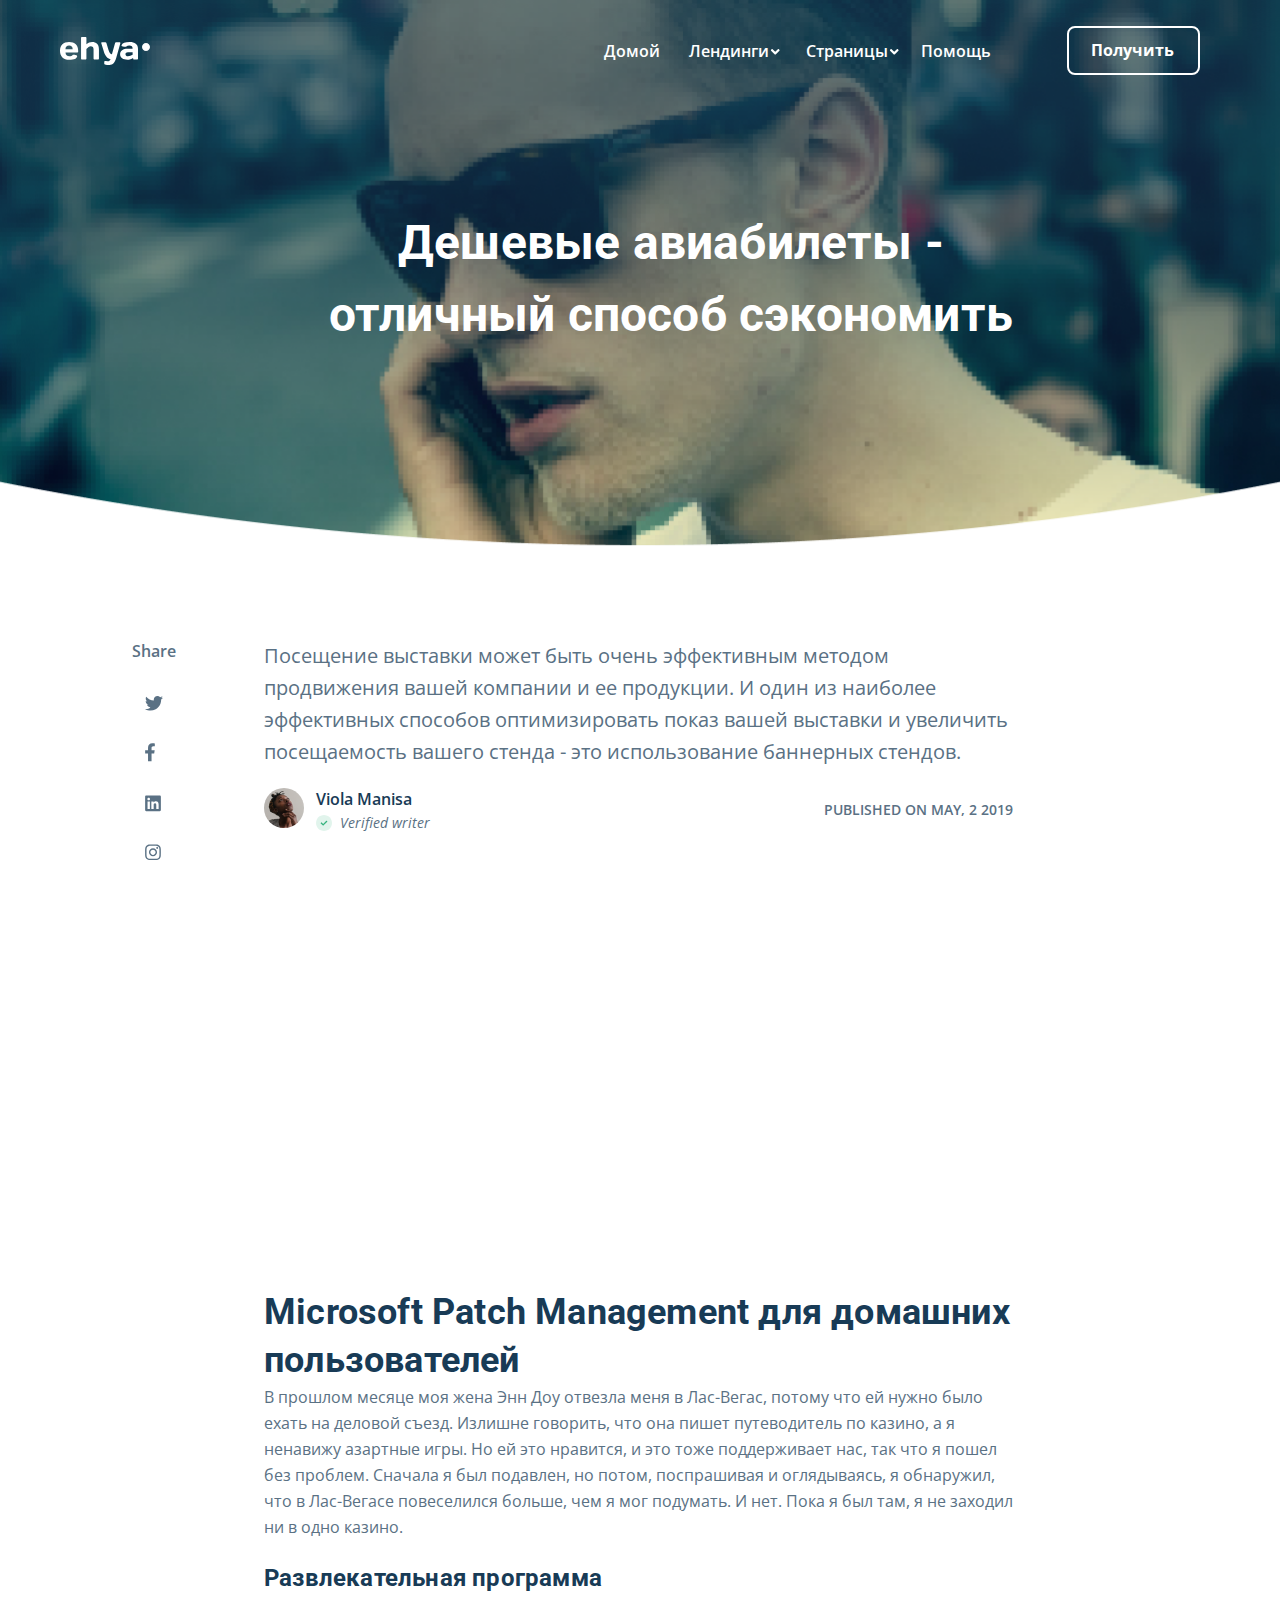
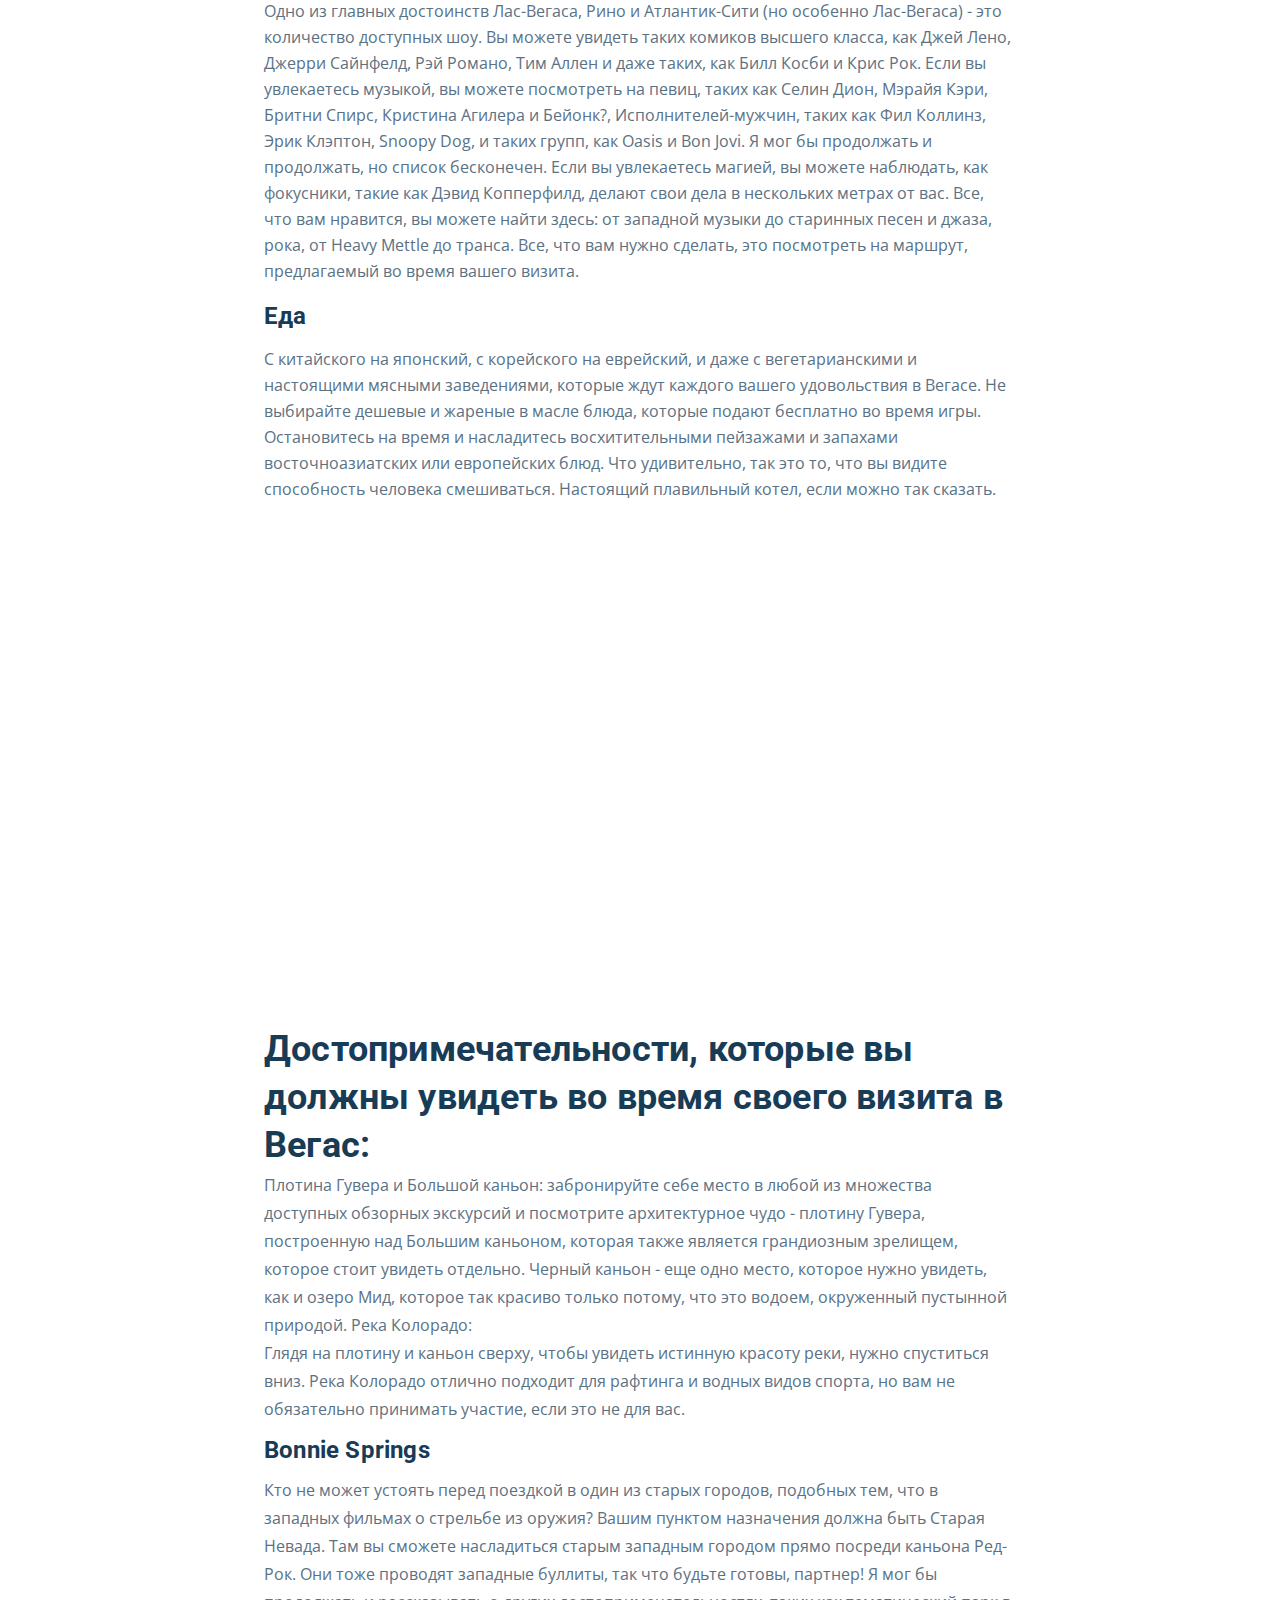
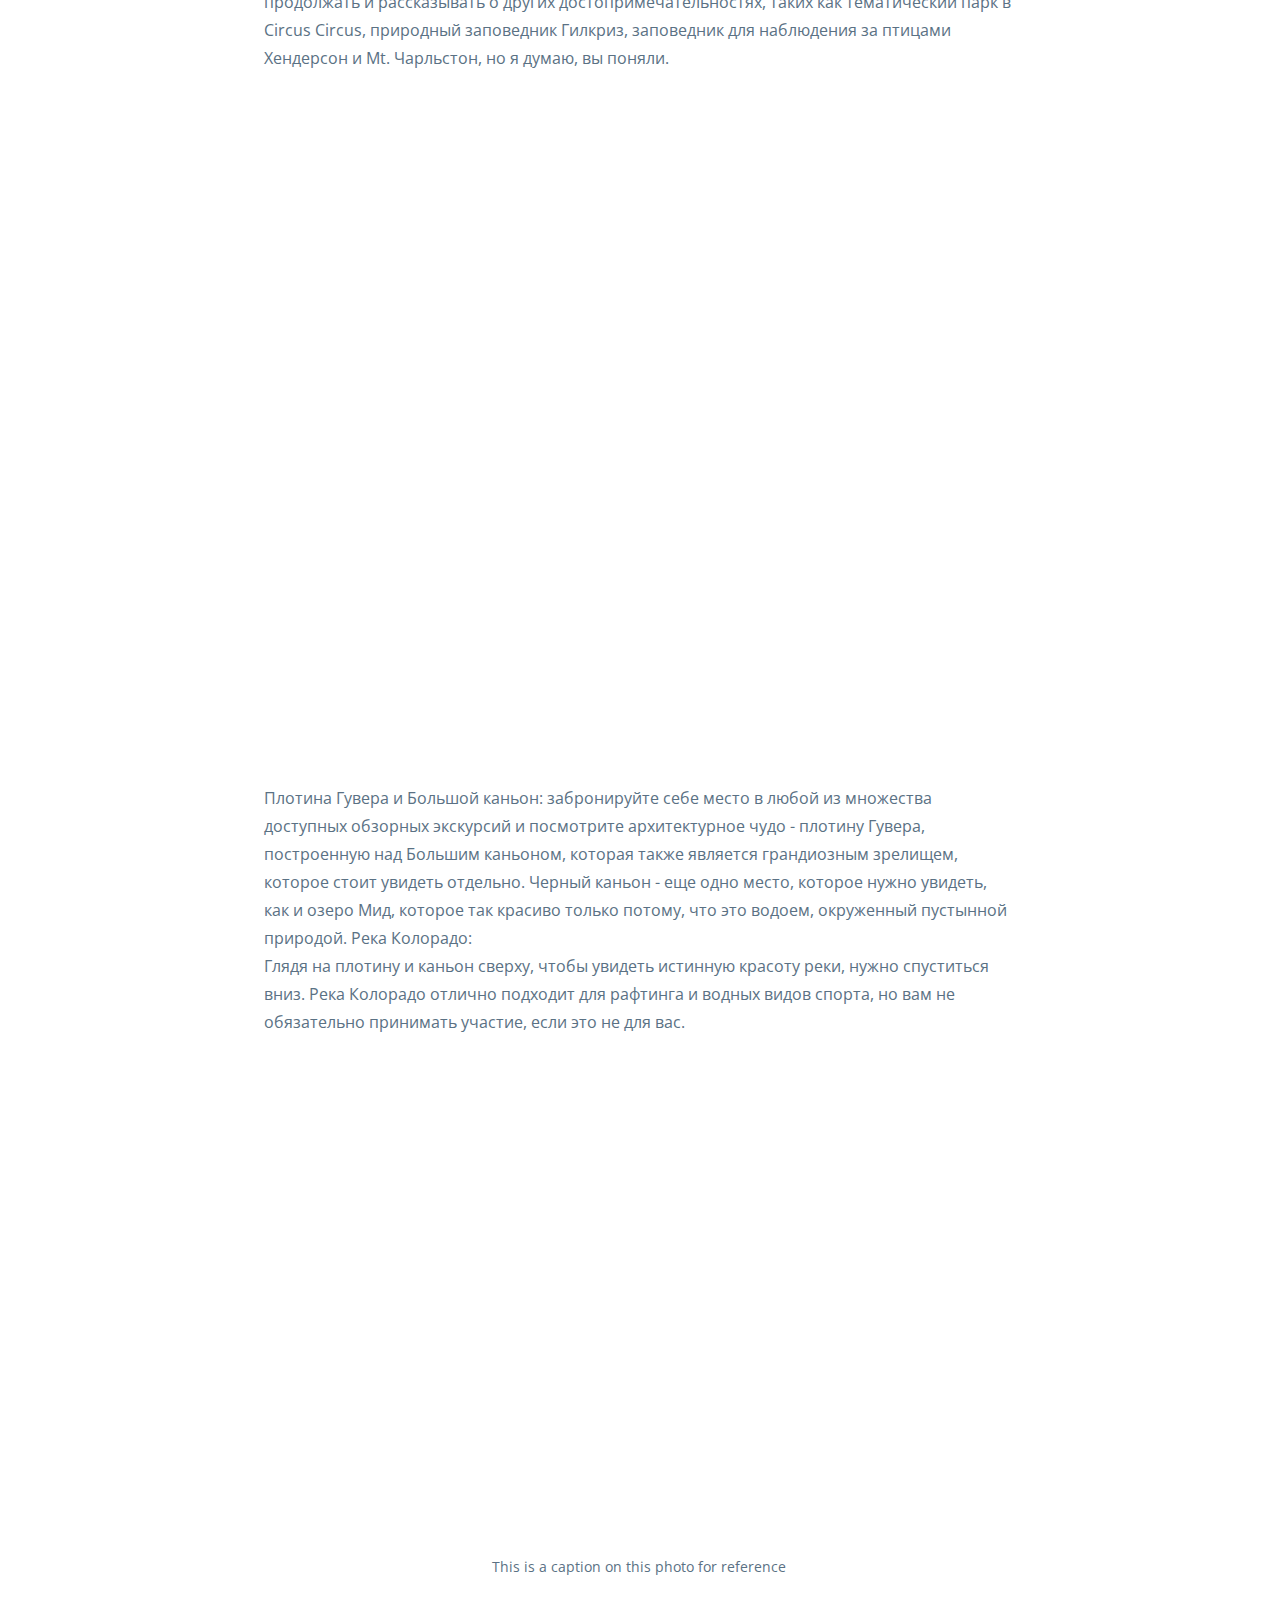
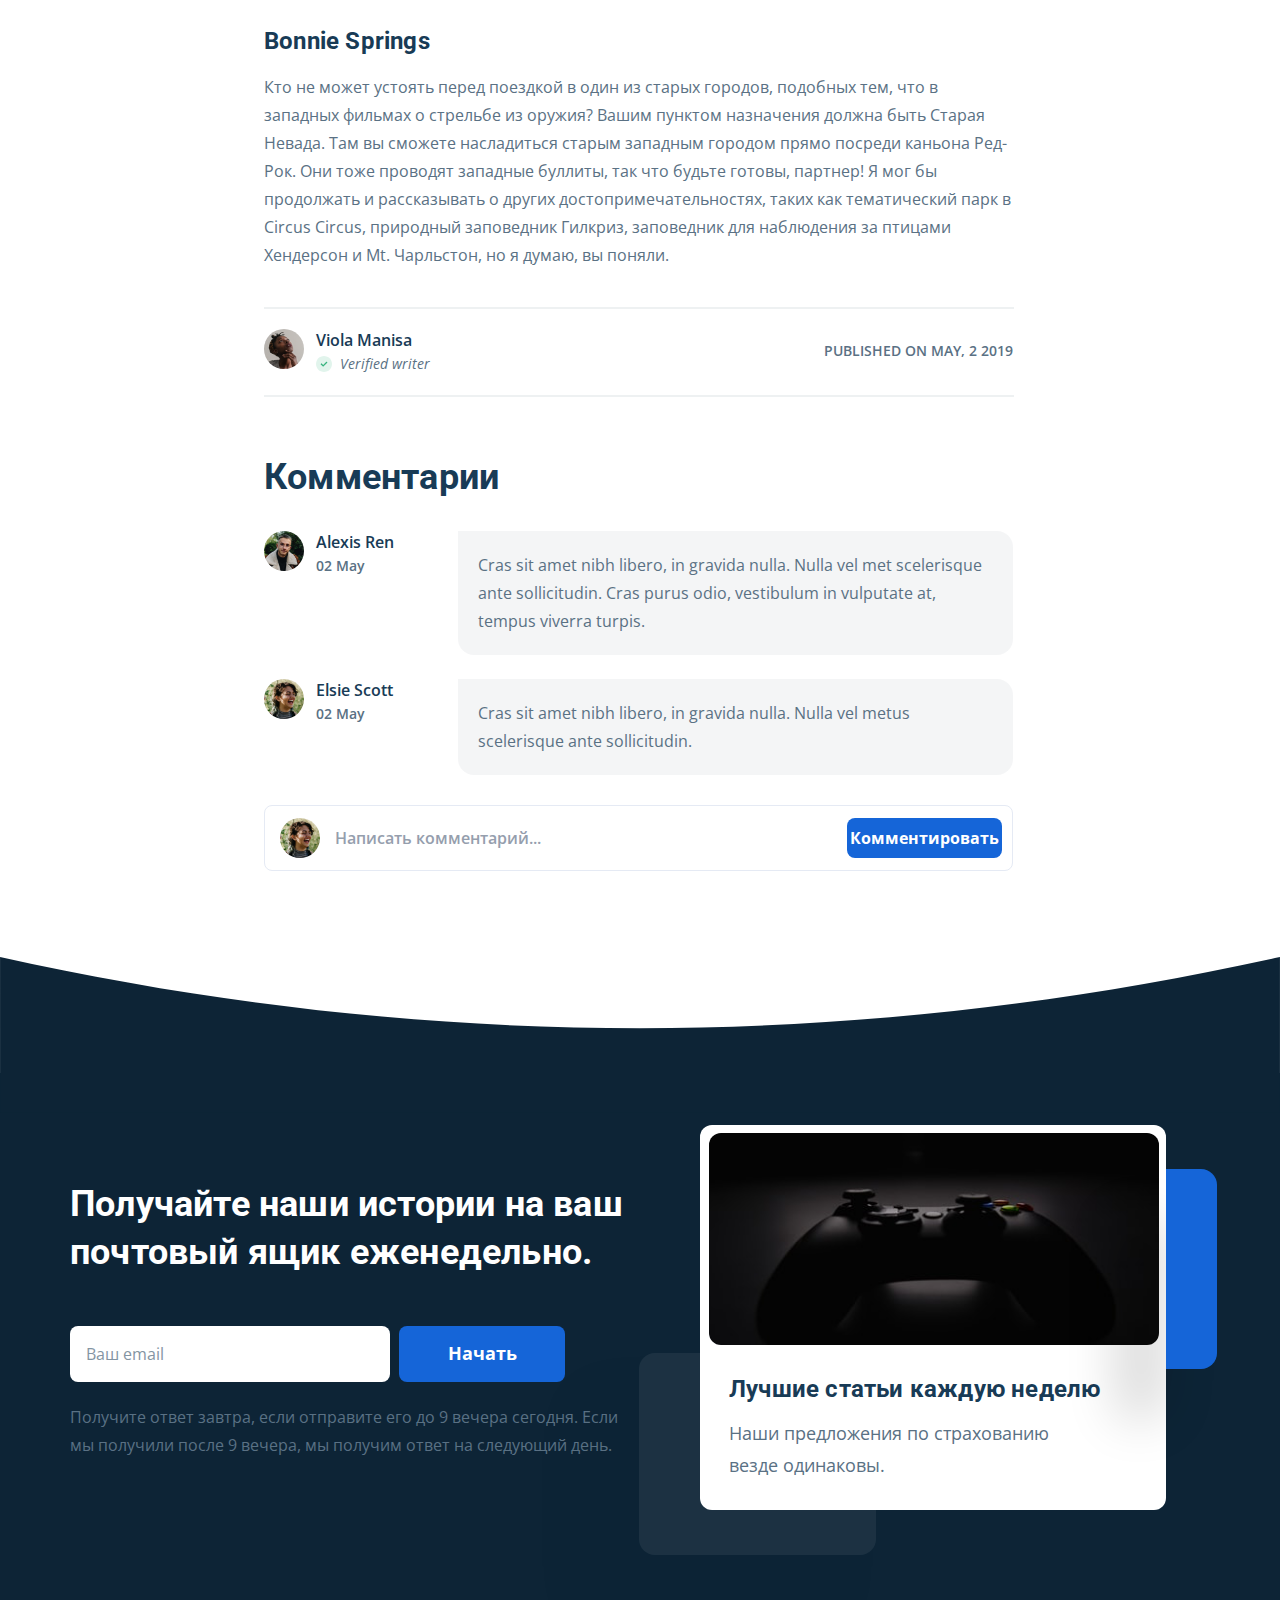
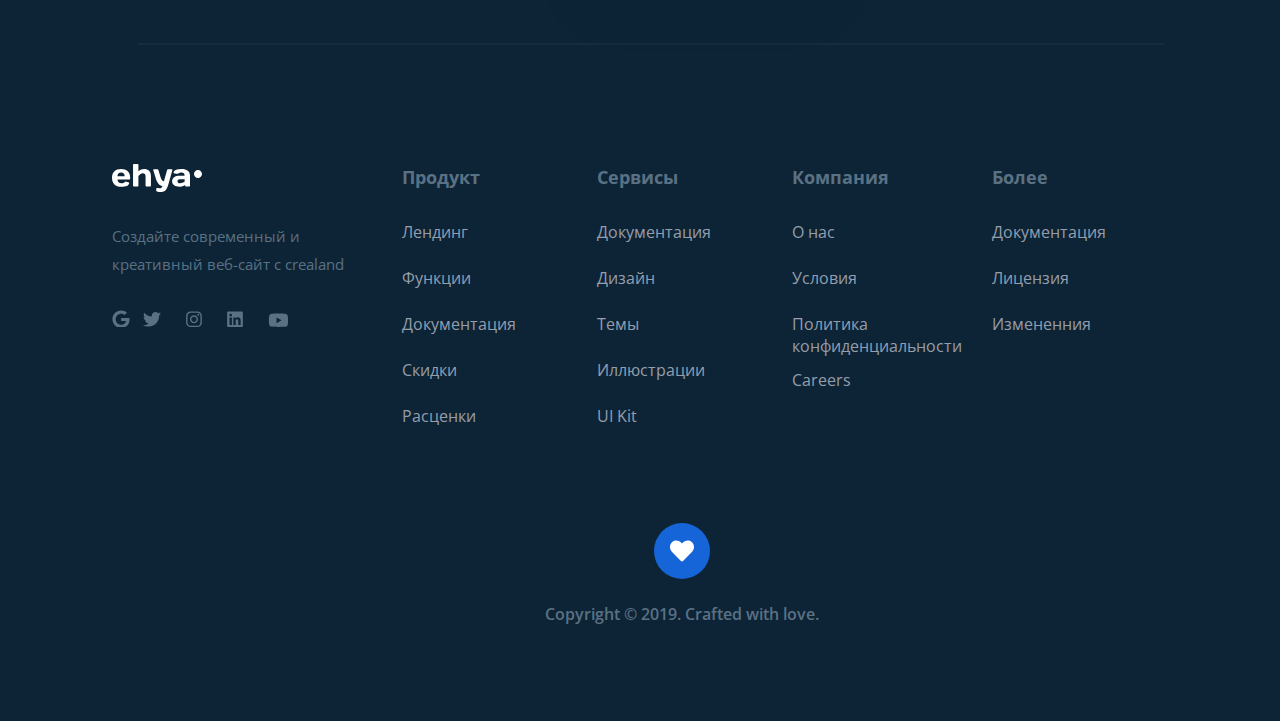
<file: details.html>
<!DOCTYPE html>
<html lang="ru">

<head>
    <meta charset="UTF-8">
    <meta http-equiv="X-UA-Compatible" content="IE=edge">
    <meta name="viewport" content="width=device-width, initial-scale=1.0">
    <link rel="shortcut icon" href="img/favicon.ico" type="image/x-icon">
    <link rel="icon" href="img/favicon.ico" type="image/x-icon">
    <link rel="preconnect" href="https://fonts.gstatic.com">
    <link
        href="https://fonts.googleapis.com/css2?family=Open+Sans:ital,wght@0,400;0,600;0,700;1,400&family=Roboto:wght@700&display=swap"
        rel="stylesheet">
    <link rel="stylesheet" href="css/swiper-bundle.min.css">
    <link rel="stylesheet" href="css/aos.css">
    <link rel="stylesheet" href="css/style.css">
    <title>Отдел новостей</title>
</head>

<body>
    <header class="header details-header">
        <div class="container">
            <div class="navbar details-navbar">
                <a href="index.html" class="main-logo"><img src="img/Logo.svg" alt="Logo: Ehya"
                        class="logo details-logo"></a>
                <div class="navbar__wrapper details-navbar__wrapper">
                    <ul class="navbar__menu">
                        <li class="navbar__item"><a href="index.html" class="navbar__link">Домой</a></li>
                        <li class="navbar__item dropdown-item"><a href="#"
                                class="navbar__link dropdown-link">Лендинги</a>
                            <ul class="navbar-dropdown">
                                <li class="navbar-dropdown__item"><a href="details.html"
                                        class="navbar-dropdown__link">Лендинг
                                        №1</a></li>
                                <li class="navbar-dropdown__item"><a href="details.html"
                                        class="navbar-dropdown__link">Лендинг
                                        №2</a></li>
                                <li class="navbar-dropdown__item"><a href="details.html"
                                        class="navbar-dropdown__link">Лендинг
                                        №3</a></li>
                                <li class="navbar-dropdown__item"><a href="details.html"
                                        class="navbar-dropdown__link">Лендинг
                                        №4</a></li>
                            </ul>
                        </li>
                        <li class="navbar__item dropdown-item"><a href="#"
                                class="navbar__link dropdown-link">Страницы</a>
                            <ul class="navbar-dropdown">
                                <li class="navbar-dropdown__item"><a href="details.html"
                                        class="navbar-dropdown__link">Страница
                                        №1</a></li>
                                <li class="navbar-dropdown__item"><a href="details.html"
                                        class="navbar-dropdown__link">Страница
                                        №2</a></li>
                                <li class="navbar-dropdown__item"><a href="details.html"
                                        class="navbar-dropdown__link">Страница
                                        №3</a></li>
                                <li class="navbar-dropdown__item"><a href="details.html"
                                        class="navbar-dropdown__link">Страница
                                        №4</a></li>
                            </ul>
                        </li>
                        <li class="navbar__item"><a href="#" class="navbar__link">Помощь</a></li>
                    </ul>
                    <button class="navbar__form-button modal-open-btn">Получить</button>
                </div>
                <!-- /.navbar__wrapper -->
                <button class="mobile-menu-open-btn">
                    <span class="open-btn-item"></span>
                    <span class="open-btn-item"></span>
                    <span class="open-btn-item"></span>
                </button>
                <!-- /.mobile-menu-open-btn -->
            </div>
            <div class="main-screen details-main-screen">
                <h1 class="details-main-title">Дешевые авиабилеты - отличный способ сэкономить
                </h1>

            </div>
        </div>
    </header>
    <!-- /.header -->
    <section class="general-section">
        <div class="container">
            <div class="info-container">
                <div class="info-block">
                    <p class="info-text">Посещение выставки может быть очень эффективным методом продвижения вашей
                        компании и ее продукции. И один из<br class="vis-fix vis-none"> наиболее эффективных способов
                        оптимизировать показ вашей
                        выставки и увеличить посещаемость вашего стенда
                        - это использование
                        баннерных стендов.</p>
                    <div class="post-info details-post-info">
                        <div class="user-info">
                            <a href="#" class="card-click"></a>
                            <img src="img/avatar.png" alt="Icon: Avatar" class="avatar">
                            <div class="user-info__wrapper">
                                <span class="user-name">Viola Manisa</span>
                                <div class="verification">
                                    <img src="img/verified-icon.svg" alt="Icon: Verified" class="verification__icon">
                                    <span class="verification__info">Verified writer</span>
                                </div>
                            </div>
                        </div>
                        <!-- /.user-info -->
                        <span class="post-date details-post-date"><span class="hide">PUBLISHED ON</span> MAY, 2
                            2019</span>
                    </div>
                    <!-- /.post-info -->
                </div>
                <!-- /.info-block -->
                <div class="info-foto" data-aos="zoom-in-right" data-aos-duration="1000">
                    <img src="img/details/d-foto-1.jpg" alt="Foto: Street" class="info-img">
                    <span class="info-description">This is a caption on this photo for reference</span>
                </div>
                <!-- /.info-foto -->
                <div class="info-main">
                    <h2 class="info-main__title">Microsoft Patch Management для домашних пользователей
                    </h2>
                    <p class="info-main__text">В прошлом месяце моя жена Энн Доу отвезла меня в Лас-Вегас, потому что ей
                        нужно было ехать на деловой съезд. Излишне
                        говорить, что она пишет путеводитель по казино, а я ненавижу азартные игры. Но ей это нравится,
                        и это тоже поддерживает
                        нас, так что я пошел без проблем. Сначала я был подавлен, но потом, поспрашивая и оглядываясь, я
                        обнаружил, что в
                        Лас-Вегасе повеселился больше, чем я мог подумать. И нет. Пока я был там, я не заходил ни в одно
                        казино.
                    </p>
                    <h3 class="info-main__subtitle">Развлекательная программа</h3>
                    <p class="info-main__text info-main__text--fixed">
                        Одно из главных достоинств Лас-Вегаса, Рино и Атлантик-Сити (но особенно Лас-Вегаса) - это
                        количество доступных шоу. Вы
                        можете увидеть таких комиков высшего класса, как Джей Лено, Джерри Сайнфелд, Рэй Романо, Тим
                        Аллен и даже таких, как
                        Билл Косби и Крис Рок. Если вы увлекаетесь музыкой, вы можете посмотреть на певиц, таких
                        как Селин Дион, Мэрайя Кэри,
                        Бритни Спирс, Кристина Агилера и Бейонк?,<br class="vis-fix vis-none"> Исполнителей-мужчин,
                        таких как Фил
                        Коллинз, Эрик
                        Клэптон, Snoopy Dog, и таких
                        групп, как Oasis и Bon Jovi. Я мог бы продолжать и продолжать, но список бесконечен. Если вы
                        увлекаетесь магией, вы
                        можете наблюдать, как фокусники, такие как Дэвид Копперфилд, делают свои дела в нескольких
                        метрах от вас. Все, что вам
                        нравится, вы можете найти здесь: от западной музыки до старинных песен и джаза, рока, от Heavy
                        Mettle до транса. Все,
                        что вам нужно сделать, это посмотреть на маршрут, предлагаемый во время вашего визита.
                    </p>
                    <h3 class="info-main__subtitle info-main__subtitle--fixed">Еда</h3>
                    <p class="info-main__text info-main__text--fixed">
                        С китайского на японский, с корейского на еврейский, и даже с вегетарианскими и настоящими
                        мясными заведениями, которые
                        ждут каждого вашего удовольствия в Вегасе. Не выбирайте дешевые и жареные в масле блюда, которые
                        подают бесплатно во
                        время игры. Остановитесь на время и насладитесь восхитительными пейзажами и запахами
                        восточноазиатских или европейских
                        блюд. Что удивительно, так это то, что вы видите способность человека смешиваться. Настоящий
                        плавильный котел, если
                        можно так сказать.
                    </p>
                </div>
                <!-- /.info__main-text -->
                <div class="details-wrapper" data-aos="zoom-in" data-aos-duration="1000">
                    <div class="swiper-container details-slider">
                        <div class="swiper-wrapper">
                            <div class="swiper-slide">
                                <div class="info-slide">
                                    <img src="img/details/d-slide-1.jpg" alt="Foto: Street" class="info-img">
                                    <span class="info-description">This is a caption on this photo for reference</span>
                                </div>
                            </div>
                            <div class="swiper-slide ">
                                <div class="info-slide">
                                    <img src="img/details/d-slide-2.jpg" alt="Foto: Street" class="info-img">
                                    <span class="info-description">This is a caption on this photo for reference</span>
                                </div>
                            </div>
                            <div class="swiper-slide">
                                <div class="info-slide">
                                    <img src="img/details/d-slide-3.jpg" alt="Foto: Street" class="info-img">
                                    <span class="info-description">This is a caption on this photo for reference</span>
                                </div>
                            </div>
                            <div class="swiper-slide">
                                <div class="info-slide">
                                    <img src="img/details/d-slide-4.jpg" alt="Foto: Street" class="info-img">
                                    <span class="info-description">This is a caption on this photo for reference</span>
                                </div>
                            </div>
                            <div class="swiper-slide">
                                <div class="info-slide">
                                    <img src="img/details/d-foto-1.jpg" alt="Foto: Street" class="info-img">
                                    <span class="info-description">This is a caption on this photo for reference</span>
                                </div>
                            </div>
                        </div>
                    </div>
                    <!-- /.swiper-container -->
                    <button class="details-button details-button--prew">
                        <img src="img/prev-arrow.svg" alt="Icon: prev" class="details-button__img">
                    </button>
                    <button class="details-button details-button--next">
                        <img src="img/next-arrow.svg" alt="Icon: next" class="details-button__img">
                    </button>

                </div>
                <!-- /.info-container -->
                <div class="info-second">
                    <h2 class="info-second__title">Достопримечательности, которые вы должны увидеть во время своего
                        визита в
                        Вегас:
                    </h2>
                    <p class="info-second__text">Плотина Гувера и Большой каньон: забронируйте себе место в любой из
                        множества доступных обзорных экскурсий и посмотрите
                        архитектурное чудо - плотину Гувера, построенную над Большим каньоном, которая также является
                        грандиозным зрелищем,
                        которое стоит увидеть отдельно. Черный каньон - еще одно место, которое нужно увидеть, как и
                        озеро Мид, которое так
                        красиво только потому, что это водоем, окруженный пустынной природой. Река Колорадо:<br
                            class="vis-fix">
                        Глядя на плотину и каньон сверху, чтобы увидеть истинную красоту реки, нужно спуститься вниз.
                        Река Колорадо отлично
                        подходит для рафтинга и водных видов спорта, но вам не обязательно принимать участие, если это
                        не для вас.
                    </p>
                    <h3 class="info-second__subtitle">Bonnie Springs</h3>
                    <p class="info-second__text">
                        Кто не может устоять перед поездкой в ​​один из старых городов, подобных тем, что в западных
                        фильмах о стрельбе из
                        оружия? Вашим пунктом назначения должна быть Старая Невада. Там вы сможете насладиться старым
                        западным городом прямо
                        посреди каньона Ред-Рок. Они тоже проводят западные буллиты, так что будьте готовы, партнер! Я
                        мог бы продолжать и
                        рассказывать о других достопримечательностях, таких как тематический парк в Circus Circus,
                        природный заповедник Гилкриз,
                        заповедник для наблюдения за птицами Хендерсон и Mt. Чарльстон, но я думаю, вы поняли.
                    </p>
                </div>
                <!-- /.info-second -->
                <div class="info-quote" data-aos="zoom-in" data-aos-duration="1000">
                    <img src="img/details/quote-left.svg" alt="Icon: quote" class="info-quote__icon">
                    <p class="info-quote__text">Многие люди сказали бы, что это абсолютное безумие продолжать делать
                        одно и то
                        же, раз за разом, ожидая получить другой
                        результат или что-то другое случится.</p>
                    <span class="info-quote__subtext"><span class="hide">Даниэль принимает гостей в Джокьякарте, чтобы
                            заработать
                            дополнительные
                            деньги</span> <span class="vis-fix vis-none">Daniel hosts in Yogyakarta to earn extra
                            money</span>
                    </span>
                    <img src="img/details/d-comment-avatar.png" alt="Image: Quote author" class="info-quote__author">
                </div>
                <!-- /.info-quote -->
                <div class="info-second info-second--fixed">
                    <p class="info-second__text">Плотина Гувера и Большой каньон: забронируйте себе место в любой из
                        множества доступных обзорных экскурсий и посмотрите
                        архитектурное чудо - плотину Гувера, построенную над Большим<br class="vis-fix vis-none">
                        каньоном,
                        которая также является
                        грандиозным зрелищем,
                        которое стоит увидеть отдельно. Черный каньон - еще одно место, которое нужно увидеть, как и
                        озеро Мид, которое так
                        красиво только потому, что это водоем, окруженный пустынной природой. Река Колорадо:<br
                            class="vis-fix">
                        Глядя на плотину и каньон сверху, чтобы увидеть истинную красоту реки, нужно спуститься вниз.
                        Река Колорадо отлично
                        подходит для рафтинга и водных видов спорта, но вам не обязательно принимать участие, если это
                        не для вас.
                    </p>
                </div>
                <!-- /.info-second -->
                <div class="info-grid">
                    <img src="img/details/d-foto-2.png" alt="Foto: Tourism" class="info-grid__item"
                        data-aos="zoom-in-up" data-aos-delay="100" data-aos-duration="1000">
                    <img src="img/details/d-foto-3.png" alt="Foto: Tourism" class="info-grid__item"
                        data-aos="zoom-in-up" data-aos-delay="200" data-aos-duration="1000">
                    <img src="img/details/d-foto-4.png" alt="Foto: Tourism" class="info-grid__item"
                        data-aos="zoom-in-up" data-aos-delay="200" data-aos-duration="1000">
                    <span class="info-grid__description">This is a caption on this photo for reference</span>
                </div>
                <!-- /.info-grid -->
                <div class="info-second">
                    <h3 class="info-second__subtitle info-second__subtitle--fixed">Bonnie Springs</h3>
                    <p class="info-second__text">
                        Кто не может устоять перед поездкой в ​​один из старых городов, подобных тем, что в западных
                        фильмах о стрельбе из
                        оружия? Вашим пунктом назначения должна быть Старая Невада. Там вы сможете насладиться старым
                        западным городом прямо
                        посреди каньона Ред-Рок. Они тоже проводят западные буллиты, так что будьте готовы, партнер! Я
                        мог бы продолжать и
                        рассказывать о других достопримечательностях, таких как тематический парк в Circus Circus,
                        природный заповедник Гилкриз,
                        заповедник для наблюдения за птицами Хендерсон и Mt. Чарльстон, но я думаю, вы поняли.
                    </p>
                </div>
                <!-- /.info-second -->
                <div class="social">
                    <span class="social__title">Share</span>
                    <div class="social__items">
                        <a href="https://twitter.com/" target="_blank" rel="nofollow noopener" class="social__link"><img
                                src="img/details/twitter.svg" alt="Icon: Twitter" class="social__img"></a>
                        <a href="https://www.fb.com/" target="_blank" rel="nofollow noopener" class="social__link"><img
                                src="img/details/facebook-f.svg" alt="Icon: Facebook" class="social__img"></a>
                        <a href="https://www.linkedin.com/" target="_blank" rel="nofollow noopener"
                            class="social__link"><img src="img/details/linkedin.svg" alt="Icon: Linkedin"
                                class="social__img"></a>
                        <a href="https://www.instagram.com/" target="_blank" rel="nofollow noopener"
                            class="social__link"><img src="img/details/instagram.svg" alt="Icon: Instagram"
                                class="social__img"></a>
                    </div>
                </div>
                <!-- /.social -->
                <div class="post-info main-post-info">
                    <div class="user-info">
                        <a href="#" class="card-click"></a>
                        <img src="img/avatar.png" alt="Icon: Avatar" class="avatar">
                        <div class="user-info__wrapper">
                            <span class="user-name">Viola Manisa</span>
                            <div class="verification">
                                <img src="img/verified-icon.svg" alt="Icon: Verified" class="verification__icon">
                                <span class="verification__info">Verified writer</span>
                            </div>
                        </div>
                    </div>
                    <!-- /.user-info -->
                    <span class="post-date details-post-date"><span class="hide">PUBLISHED ON</span> MAY, 2 2019</span>
                </div>
                <!-- /.post-info -->
                <div class="comments">
                    <h2 class="comments__title">Комментарии</h2>
                    <div class="comments-wrapper">
                        <div class="comments__author">
                            <div class="user-info">
                                <img src="img/details/d-avatar-2.png" alt="Icon: Avatar" class="avatar">
                                <div class="user-info__wrapper">
                                    <span class="user-name">Alexis Ren</span>
                                    <span class="date">02 May</span>
                                </div>
                            </div>
                            <!-- /.user-info -->
                        </div>
                        <!-- /.comments__author -->
                        <div class="comments__item">
                            <p class="comments__text">
                                Cras sit amet nibh libero, in gravida nulla. Nulla vel met scelerisque ante
                                sollicitudin. Cras purus odio, vestibulum in
                                vulputate at, tempus viverra turpis.
                            </p>
                        </div>
                        <!-- /.comments__text -->
                    </div>
                    <!-- /.comments-wrapper -->
                    <div class="comments-wrapper">
                        <div class="comments__author">
                            <div class="user-info">
                                <img src="img/details/d-avatar-3.png" alt="Icon: Avatar" class="avatar">
                                <div class="user-info__wrapper">
                                    <span class="user-name">Elsie Scott</span>
                                    <span class="date">02 May</span>
                                </div>
                            </div>
                            <!-- /.user-info -->
                        </div>
                        <!-- /.comments__author -->
                        <div class="comments__item">
                            <p class="comments__text">
                                Cras sit amet nibh libero, in gravida nulla. Nulla vel metus scelerisque ante
                                sollicitudin.<span class="vis-fix vis-none">Cras purus odio, vestibulum in vulputate at,
                                    tempus
                                    viverra turpis.</span>
                            </p>
                        </div>
                        <!-- /.comments__text -->
                    </div>
                    <!-- /.comments-wrapper -->
                </div>
                <!-- /.comments -->
                <div class="comments-field">
                    <form action="send.php" method="POST" class="comments-form valid-mess-form">
                        <img src="img/details/d-avatar-3.png" alt="Icon: Avatar" class="avatar form-avatar">
                        <input type="text" class="comments-input" placeholder="Написать комментарий..." name="message"
                            required>
                        <button type="submit" class="comments-button">Комментировать</button>
                    </form>
                </div>
                <!-- /.comments-field -->
            </div>
        </div>
        <!-- /.container -->
    </section>
    <!-- /.general-section -->

    <div class="wave">
        <img src="img/Wave.svg" alt="wave" class="wave__img">
    </div>
    <section class="review">
        <div class="container">
            <div class="review-wrapper">
                <div class="review-form">
                    <h2 class="review__title review__title--fix">Получайте наши истории на ваш почтовый ящик
                        еженедельно.</h2>
                    <form action="send.php" method="POST" class="subscribe review__subscribe valid-mail-form">
                        <input type="email" name="email" class="subscribe__input" placeholder="Ваш email" required>
                        <button class="button subscribe__button">
                            Начать
                        </button>
                    </form>
                    <p class="review__subtitle">Получите ответ завтра, если отправите его до 9 вечера сегодня. Если
                        мы получили после 9 вечера, мы получим ответ на
                        следующий день.</p>
                </div>
                <!-- /.review-form -->
                <div class="review-info">
                    <div class="review-card">
                        <img src="img/review-img.png" alt="Image: gamepad" class="review-card__img">
                        <div class="review-card__wrapper">
                            <h4 class="review-card__title">Лучшие статьи каждую неделю</h4>
                            <span class="review-card__subtitle">Наши предложения по страхованию<br> везде
                                одинаковы.</span>
                        </div>
                    </div>
                </div>
                <!-- /.review-info -->
            </div>
            <!-- /.review-wrapper -->
        </div>
        <!-- /.container -->
    </section>
    <!-- /.review -->

    <footer class="footer details-footer">
        <div class="container">
            <div class="footer__wrapper">
                <div class="footer__info">
                    <div class="footer__logo">
                        <a href="index.html" class="footer__logo-link">
                            <img src="img/Logo.svg" alt="Logo" class="footer__logo-img">
                        </a>
                    </div>
                    <p class="footer__text">Создайте современный и креативный веб-сайт с crealand</p>
                    <div class="footer__socials">
                        <a href="https://www.google.com/" target="_blank" rel="nofollow noopener"
                            class="footer__socials-link fixed-link">
                            <img src="img/google.svg" alt="Icon: Google" class="icon footer__socials-icon">
                        </a>
                        <a href="https://twitter.com/" target="_blank" rel="nofollow noopener"
                            class="footer__socials-link">
                            <img src="img/twitter.svg" alt="Icon: Twitter" class="icon footer__socials-icon">
                        </a>
                        <a href="https://www.instagram.com/" target="_blank" rel="nofollow noopener"
                            class="footer__socials-link">
                            <img src="img/instagram.svg" alt="Icon: Instagram" class="icon footer__socials-icon">
                        </a>
                        <a href="https://www.linkedin.com/" target="_blank" rel="nofollow noopener"
                            class="footer__socials-link">
                            <img src="img/linkedin.svg" alt="Icon: Linkedin" class="icon footer__socials-icon">
                        </a>
                        <a href="https://www.youtube.com/" target="_blank" rel="nofollow noopener"
                            class="footer__socials-link">
                            <img src="img/youtube.svg" alt="Icon: Youtube" class="icon footer__socials-icon">
                        </a>
                    </div>
                    <!-- /.footer__socials -->
                </div>
                <!-- /.footer__info -->
                <nav class="footer__menu">
                    <div class="footer__menu-item">
                        <h4 class="footer__list-title">Продукт</h4>
                        <ul class="footer__list">
                            <li class="footer__item">
                                <a href="#" class="footer__link">Лендинг</a>
                            </li>
                            <li class="footer__item">
                                <a href="#" class="footer__link">Функции</a>
                            </li>
                            <li class="footer__item">
                                <a href="#" class="footer__link">Документация</a>
                            </li>
                            <li class="footer__item">
                                <a href="#" class="footer__link">Скидки</a>
                            </li>
                            <li class="footer__item">
                                <a href="#" class="footer__link">Расценки</a>
                            </li>
                        </ul>
                    </div>
                    <!-- /.footer__menu-item -->
                    <div class="footer__menu-item">
                        <h4 class="footer__list-title">Сервисы</h4>
                        <ul class="footer__list">
                            <li class="footer__item">
                                <a href="#" class="footer__link">Документация</a>
                            </li>
                            <li class="footer__item">
                                <a href="#" class="footer__link">Дизайн</a>
                            </li>
                            <li class="footer__item">
                                <a href="#" class="footer__link">Темы</a>
                            </li>
                            <li class="footer__item">
                                <a href="#" class="footer__link">Иллюстрации</a>
                            </li>
                            <li class="footer__item">
                                <a href="#" class="footer__link">UI Kit</a>
                            </li>
                        </ul>
                    </div>
                    <!-- /.footer__menu-item -->
                    <div class="footer__menu-item">
                        <h4 class="footer__list-title">Компания</h4>
                        <ul class="footer__list">
                            <li class="footer__item">
                                <a href="#" class="footer__link">О нас</a>
                            </li>
                            <li class="footer__item">
                                <a href="#" class="footer__link">Условия</a>
                            </li>
                            <li class="footer__item">
                                <a href="#" class="footer__link"><span class="mb-hide">Политика<br>
                                        конфиденциальности</span><span class="mb-visible">Privacy Policy</span></a>
                            </li>
                            <li class="footer__item footer__spitem">
                                <a href="#" class="footer__link">Careers</a>
                            </li>
                        </ul>
                    </div>
                    <!-- /.footer__menu-item -->
                    <div class="footer__menu-item">
                        <h4 class="footer__list-title"><span class="mb-hide">Более</span><span
                                class="mb-visible">Ещё...</span></h4>
                        <ul class="footer__list">
                            <li class="footer__item">
                                <a href="#" class="footer__link">Документация</a>
                            </li>
                            <li class="footer__item">
                                <a href="#" class="footer__link">Лицензия</a>
                            </li>
                            <li class="footer__item">
                                <a href="#" class="footer__link">Измененния</a>
                            </li>
                        </ul>
                    </div>
                    <!-- /.footer__menu-item -->
                </nav>
            </div>
            <!-- /.footer__wrapper -->
            <div class="footer__copyright">
                <div class="footer__like">
                    <img src="img/heart.svg" alt="Heart" class="footer__like-img">
                </div>
                <p class="footer__copyright-text">Copyright © 2019. Crafted with love.</p>
            </div>
            <!-- /.footer__copyright -->
        </div>
        <!-- /.container -->
    </footer>
    <!-- /footer -->

    <div class="mobile-menu">
        <div class="mobile-menu__overlay"></div>
        <div class="mobile-menu__inner">
            <div class="mobile-menu__wrapper">
                <button class="mobile-menu__close-btn">
                    <img src="img/close-mobile-menu.png" alt="Close menu" class="close-btn-icon">
                </button>
                <ul class="mobile-menu__list">
                    <li class="mobile-menu__item">
                        <a href="index.html" class="mobile-menu__link">Домой</a>
                    </li>
                    <li class="mobile-menu__item">
                        <a href="#" class="mobile-menu__link mobile-menu__link--dropdown">Лендинги
                            <img src="img/drop-down-blue.png" class="icon mobile-menu__icon" alt="Icon: Dropdown">
                        </a>
                        <ul class="mobile-menu__submenu-list">
                            <li class="mobile-menu__submenu-item">
                                <a href="#"
                                    class="mobile-menu__submenu-link mobile-menu__submenu-link--dropdown">Лендинг №1
                                </a>
                            </li>
                            <li class="mobile-menu__submenu-item">
                                <a href="#"
                                    class="mobile-menu__submenu-link mobile-menu__submenu-link--dropdown">Лендинг №2
                                </a>
                            </li>
                            <li class="mobile-menu__submenu-item">
                                <a href="#"
                                    class="mobile-menu__submenu-link mobile-menu__submenu-link--dropdown">Лендинг №3
                                </a>
                            </li>
                            <li class="mobile-menu__submenu-item">
                                <a href="#"
                                    class="mobile-menu__submenu-link mobile-menu__submenu-link--dropdown">Лендинг №4
                                </a>
                            </li>
                        </ul>
                    </li>
                    <li class="mobile-menu__item">
                        <a href="#" class="mobile-menu__link mobile-menu__link--dropdown">Страницы
                            <img src="img/drop-down-blue.png" class="icon mobile-menu__icon" alt="Icon: Dropdown">
                        </a>
                        <ul class="mobile-menu__submenu-list">
                            <li class="mobile-menu__submenu-item">
                                <a href="#" class="mobile-menu__submenu-link">Страница №1</a>
                            </li>
                            <li class="mobile-menu__submenu-item">
                                <a href="#" class="mobile-menu__submenu-link">Страница №2</a>
                            </li>
                            <li class="mobile-menu__submenu-item">
                                <a href="#" class="mobile-menu__submenu-link">Страница №3</a>
                            </li>
                            <li class="mobile-menu__submenu-item">
                                <a href="#" class="mobile-menu__submenu-link">Страница №4</a>
                            </li>
                        </ul>
                    </li>
                    <li class="mobile-menu__item">
                        <a href="#" class="mobile-menu__link mobile-menu__link--dropdown">Помощь
                        </a>
                    </li>
                </ul>
                <button class="mobile-menu__button modal-open-btn">Получить</button>
            </div>
            <!-- /.mobile-menu__wrapper -->
        </div>
        <!-- /.mobile-menu__inner -->
    </div>
    <!-- /.mobile-menu -->

    <div class="modal sign-up-modal">
        <div class="modal-overlay"></div>
        <div class="sign-up-modal__inner">
            <div class="close-btn-block">
                <img src="img/close-icon.png" alt="Close modal" class="sign-up-modal__close-btn">
            </div>
            <!-- /.close-btn-block -->
            <div class="sign-up-modal__content">
                <h3 class="sign-up-modal__title">Подпишитесь!</h3>
                <button class="sign-up-modal__google-sign-up-btn">
                    <img class="google-sign-up-img" src="img/Bitmap@3x.png" alt="Sign up via Google">
                    Войти с помощью Google
                </button>
                <h4 class="sign-up-modal__subtitle">Оформите подписку</h4>
                <form action="send.php" method="POST" class="sign-up-modal__form valid-form">
                    <h6 class="input-title">Ваше имя*</h6>
                    <input type="text" name="name" class="sign-up-modal__input sign-up-modal__name"
                        placeholder="Ваше имя" required minlength="2">
                    <h6 class="input-title">Ваш Email*</h6>
                    <input type="email" name="email" class="sign-up-modal__input sign-up-modal__email"
                        placeholder="Ваш Email" required>
                    <h6 class="input-title">Телефон*</h6>
                    <input type="tel" name="phone" class="sign-up-modal__input sign-up-modal__phone phone-with-ddd"
                        placeholder="Ваш телефон" required minlength="16">

                    <button class="sign-up-modal__sign-up-btn" type="submit">Подписатся!</button>
                </form>
                <span class="sign-up-modal__required">Обязательные поля*</span>
            </div>
            <!-- /.sign-up-modal__content -->
        </div>
        <!-- /.sign-up-mpdal__inner -->
    </div>
    <!-- /.modal sign-up-modal -->
    <a href="#" class="to-top">
        Вверх
    </a>
    <script src="js/jquery-3.6.0.min.js"></script>
    <script src="js/swiper-bundle.min.js"></script>
    <script src="js/jquery.validate.min.js"></script>
    <script src="js/jquery.mask.min.js"></script>
    <script src="js/aos.js"></script>
    <script src="js/lazyframe.min.js"></script>
    <script src="js/main.js"></script>
</body>

</html>
</file>
<file: css/style.css>
*{box-sizing:border-box}html{overflow-x:hidden}body{font-family:'Open Sans', sans-serif}ul{list-style:none}.container{max-width:1140px;margin:auto}img{max-width:100%;object-fit:cover}a{text-decoration:none}.button{font-weight:bold;font-size:16px;line-height:22px;color:#1565D8;text-decoration:none;outline:none;cursor:pointer}.button__arrow{margin-left:5px}.button__text{font-weight:bold;font-size:16px;line-height:22px;color:#1565D8;margin-right:11px}.return-button{padding:12px 21px 11px 22px;background-color:#fff;border:2px solid #1565D8;border-radius:8px;text-decoration:none}.invalid{margin-top:-10px;color:#1565D8;font-size:14px;line-height:15px}label.invalid-mail{position:absolute;color:#1565D8;font-size:14px;line-height:15px;top:-9px;left:0}label.invalid-mess{position:absolute;color:#1565D8;font-size:14px;line-height:15px;bottom:-25px;left:0}.thankyou-wrapper{display:flex;flex-direction:column;align-items:center}.to-top{position:fixed;display:none;bottom:40px;right:40px;padding:9px;background-color:#1565D8;color:#fff;border-radius:8px;text-decoration:none;text-align:center}/*! normalize.css v8.0.1 | MIT License | github.com/necolas/normalize.css */html{line-height:1.15;-webkit-text-size-adjust:100%}body{margin:0}main{display:block}h1{font-size:2em;margin:0.67em 0}hr{box-sizing:content-box;height:0;overflow:visible}pre{font-family:monospace, monospace;font-size:1em}a{background-color:transparent}abbr[title]{border-bottom:none;text-decoration:underline;text-decoration:underline dotted}b,strong{font-weight:bolder}code,kbd,samp{font-family:monospace, monospace;font-size:1em}small{font-size:80%}sub,sup{font-size:75%;line-height:0;position:relative;vertical-align:baseline}sub{bottom:-0.25em}sup{top:-0.5em}img{border-style:none}button,input,optgroup,select,textarea{font-family:inherit;font-size:100%;line-height:1.15;margin:0}button,input{overflow:visible}button,select{text-transform:none}button,[type="button"],[type="reset"],[type="submit"]{-webkit-appearance:button}button::-moz-focus-inner,[type="button"]::-moz-focus-inner,[type="reset"]::-moz-focus-inner,[type="submit"]::-moz-focus-inner{border-style:none;padding:0}button:-moz-focusring,[type="button"]:-moz-focusring,[type="reset"]:-moz-focusring,[type="submit"]:-moz-focusring{outline:1px dotted ButtonText}fieldset{padding:0.35em 0.75em 0.625em}legend{box-sizing:border-box;color:inherit;display:table;max-width:100%;padding:0;white-space:normal}progress{vertical-align:baseline}textarea{overflow:auto}[type="checkbox"],[type="radio"]{box-sizing:border-box;padding:0}[type="number"]::-webkit-inner-spin-button,[type="number"]::-webkit-outer-spin-button{height:auto}[type="search"]{-webkit-appearance:textfield;outline-offset:-2px}[type="search"]::-webkit-search-decoration{-webkit-appearance:none}::-webkit-file-upload-button{-webkit-appearance:button;font:inherit}details{display:block}summary{display:list-item}template{display:none}[hidden]{display:none}.header{background-image:url("../img/main-bg.jpg");background-size:cover;background-repeat:no-repeat;background-position:center;padding:0 0 50px 0;height:745px}.navbar{display:flex;justify-content:space-between;align-items:center;padding:26px 0 26px 0;font-weight:600;font-size:16px;line-height:22px;color:#fff}.navbar__wrapper{display:flex;justify-content:space-between}.navbar__menu{position:relative;display:flex;justify-content:space-between;align-items:center;padding:0;margin:0 58px 0 0}.navbar__item{position:relative}.navbar__item::after{content:'';position:absolute;bottom:-3px;right:0;height:2px;background-color:#fff;width:0%;transition:0.3s}.navbar__link{position:relative;text-decoration:none;padding:13px 18px 13px 2px;color:#fff}.navbar__item:first-child{margin-right:9px}.navbar__item:nth-child(2){margin-right:8px}.navbar__item:nth-child(3){margin-right:4px}.navbar__form-button{padding:11px 24px 12px 22px;color:#fff;border:2px solid #fff;border-radius:8px;background-color:transparent;font-weight:bold;cursor:pointer;outline:none;font-size:16px;line-height:22px}.navbar-dropdown{display:none;position:absolute;padding:0}.navbar-dropdown__item{z-index:1;padding:7px 0 7px 0;margin:5px 0;text-align:left}.navbar-dropdown__link{font-weight:600;font-size:16px;line-height:22px;color:#fff;text-decoration:none}.main-logo{margin-top:5px}.dropdown-link{background:url(../img/drop-down.svg);background-repeat:no-repeat;background-position:right 8% bottom 47%;margin-right:9px}.dropdown-item:hover .navbar-dropdown{display:block}.main-screen{display:flex;flex-direction:column;justify-content:space-between;align-items:center;padding:85px 0}.main-title{font-family:Roboto;font-style:normal;font-weight:bold;font-size:48px;line-height:60px;text-align:center;letter-spacing:0.2px;color:#fff}.search{position:relative;display:flex;overflow:hidden;border-radius:8px;height:56px;background-color:#fff}.search-wrapper{padding-top:8px}.search__input{padding:20px 110px 20px 53px;width:760px;height:100%;background:url(../img/search.svg);background-repeat:no-repeat;background-position:left 20px bottom 50%;outline:none;border:none}.search__input::placeholder{color:#959EAD;font-weight:600;font-size:16px;line-height:22px}.search__button{position:absolute;top:8px;right:8px;padding:9px 21px;border:none;border-radius:8px;color:#fff;background-color:#1565D8;font-weight:bold;font-size:16px;line-height:22px;outline:none;cursor:pointer}.tags{padding:29px 0;display:flex}.tags__wrapper{display:flex}.tags__title{margin-right:10px;font-weight:600;font-size:16px;line-height:22px;color:#fff}.tags__link{padding:5px 18px 5px 17px;margin-right:21px;font-size:14px;line-height:20px;color:#fff;background-color:transparent;border:1px solid #fff;border-radius:4px;outline:none;cursor:pointer}.mobile-menu-open-btn{width:34px;height:30px;display:flex;flex-direction:column;justify-content:space-around;display:none;border:none;outline:none;cursor:pointer;background-color:transparent}.open-btn-item{display:block;width:100%;height:2px;background-color:#fff;border-radius:32px}.open-btn-item--black{background-color:#fff}.popular{padding:20px 0 30px 0}.popular-wrapper{display:flex;justify-content:space-between;padding:10px 0 20px 0}.popular__card{margin-top:-236px}.feature-card{max-width:1140px;height:380px;border-radius:16px;overflow:hidden;display:flex;background-color:#fff}.feature-card__img{position:relative}.feature-card__foto{max-width:570px;height:100%}.feature-card__info{padding:32px 48px 32px 32px;display:flex;flex-direction:column;justify-content:space-between;align-items:start;border:1px solid #E5EAF4;border-width:1px 1px 1px 0;border-radius:0 16px 16px 0;max-height:380px;overflow-y:auto}.feature-card__title{margin:10px 0 20px 0;font-family:Roboto;font-weight:bold;font-size:31px;line-height:48px;letter-spacing:0.2px;color:#183B56}.feature-card__subtitle{font-size:18px;line-height:32px;color:#5A7184;margin-top:0;margin-bottom:37px}.offers{padding:6px 12px;text-decoration:none;border-radius:2000px;background:rgba(54,179,126,0.1)}.offers__text{color:#36B37E;font-weight:600;font-size:14px;line-height:20px}.post-info{display:flex;justify-content:space-between;align-items:center;width:100%}.avatar{width:40px;height:40px;border-radius:50%;object-fit:cover}.user-info{display:flex;position:relative}.user-info__wrapper{display:flex;flex-direction:column;margin-left:12px}.user-name{margin-bottom:3px;font-weight:600;font-size:16px;line-height:22px;color:#183B56}.verification{display:flex;align-items:center}.verification__icon{width:16px;height:16px}.verification__info{margin-left:8px;font-style:italic;font-size:14px;line-height:19px;color:#5A7184}.post-date{font-weight:600;font-size:16px;line-height:22px;color:#5A7184}.section-header{padding:96px 0 30px 0}.section-header__title{margin:0 0 16px 0;font-family:Roboto;font-style:normal;font-weight:bold;font-size:36px;line-height:48px;letter-spacing:0.2px;color:#183B56}.section-header__description{display:flex;justify-content:space-between;align-items:start;max-height:65px;overflow-y:auto}.section-header__subtitle{max-width:660px;font-size:18px;line-height:32px;color:#5A7184}.section-header__button{padding:12px 21px 9px 22px;background-color:#fff;border:2px solid #1565D8;border-radius:8px;text-decoration:none}.offer-card{display:flex;flex-direction:column;justify-content:space-between;align-items:flex-start;position:relative;width:555px;height:600px;padding:32px 38px 34px 32px;border-radius:16px;overflow:hidden;filter:drop-shadow(0px 20px 50px rgba(15,24,44,0.15))}.offer-card::before{content:'';position:absolute;left:0;right:0;top:0;bottom:0;background:linear-gradient(180deg, rgba(24,59,86,0.0001) 0%, rgba(22,49,70,0.453847) 45.38%, #152532 100%);z-index:-1}.offer-card__img{position:absolute;width:100%;height:100%;left:0;right:0;top:0;bottom:0;object-fit:cover;z-index:-2}.offer-card__button{padding:5px 14px;text-decoration:none;border-radius:2000px;background:#fff}.offer-card__wrapper{display:flex;flex-direction:column;justify-content:space-between;width:100%;height:260px;padding:35px 2px 2px 14px;overflow:hidden}.offer-card__text{color:#36B37E;font-weight:600;font-size:16px;line-height:22px;text-transform:uppercase}.offer-card__title{font-family:Roboto;font-weight:bold;font-size:36px;line-height:48px;letter-spacing:0.2px;color:#fff;margin-top:0px}.offer-card__title--mt{margin-top:2px}.offer-card__user{color:#fff}.offer-card__date{color:#959EAD;margin-right:7px}.recent{padding:0 0 20px 0}.recent-wrapper{display:flex;justify-content:space-between}.recent-header{padding-top:50px;padding-bottom:47px}.recent-header__description{align-items:flex-end}.recent-header__title{margin-bottom:0}.recent-header__button{margin-right:15px}.recent__date{margin-right:-2px}.offer-card--small{width:360px;height:500px;padding:10px 32px 37px 15px}.offer-card__wrapper--small{height:100%;justify-content:flex-end}.offer-card__title--small{font-size:28px;line-height:36px;margin-bottom:-3px}.offer-card__info{margin:13px 0 23px 0;font-size:17px;line-height:25px;color:#fff}.card-click{position:absolute;width:100%;height:100%;top:0;right:0;bottom:0;left:0;z-index:4}.examples{padding:10px 0 46px 0}.examples-header{padding-top:70px;padding-bottom:47px}.examples-header__title{margin-bottom:0}.examples-header__description{align-items:flex-end}.examples__offers{padding:5px 13px}.examples__text{font-weight:600;font-size:16px;line-height:22px;color:#1565D8}.examples__wrapper{position:relative}.slider-button{position:absolute;top:50%;transform:translateY(-50%);z-index:99;width:54px;height:56px;background-color:#1565D8;border-radius:50%;border:none;outline:none;cursor:pointer}.slider-button--next{right:-25px}.slider-button--prev{left:-25px}.slider-button__img{height:16px;object-fit:cover}.united{padding:0 0 58px 0}.united-header{padding-top:50px;padding-bottom:44px}.united__wrapper{display:flex;flex-wrap:wrap;justify-content:space-between}.united__offer-card{margin-bottom:30px}.united__offer{padding:5px 10px}.united__button{text-align:center;margin-top:60px}.united__bottom{margin-right:9px;width:192px;padding:10px 19px 12px 17px;background-color:#fff;border:2px solid #1565D8;border-radius:8px}.united__date{margin-right:-2px}.review{padding:0 0 80px 0;background-color:#0D2436;height:500px;margin-top:-43px}.review-wrapper{display:flex;justify-content:space-between;align-items:center;padding:37px 0 10px 0}.review-form{margin-top:40px;max-height:420px;overflow-y:auto}.review-info{width:480px;height:300px}.review__title{max-width:560px;font-family:Roboto;font-weight:bold;font-size:36px;line-height:48px;letter-spacing:0.2px;color:#fff}.review__subtitle{max-width:560px;font-size:16px;line-height:28px;color:#5A7184}.review-card{position:relative;margin-top:-18px;left:44px;padding:8px 7px 32px 9px;width:466px;height:385px;background-color:#fff;border-radius:12px;z-index:5}.review-card::before{content:"";position:absolute;top:228px;right:290px;width:237px;height:202px;background:#fff;mix-blend-mode:normal;opacity:0.06;box-shadow:-50px 50px 50px rgba(0,0,0,0.15);border-radius:16px;z-index:-2}.review-card::after{content:"";position:absolute;top:44px;left:466px;right:0;bottom:0;width:51px;height:200px;background:#1565D8;box-shadow:-50px 50px 50px rgba(0,0,0,0.15);border-radius:0 16px 16px 0;z-index:4}.review-card__img{width:450px;height:212px;border-radius:12px;overflow:hidden}.review-card__wrapper{padding:5px 10px 10px 20px;max-height:144px;overflow-y:auto}.review-card__title{margin:20px 0 12px 0;font-family:Roboto;font-weight:bold;font-size:24px;line-height:32px;letter-spacing:0.2px;color:#183B56}.review-card__subtitle{font-size:18px;line-height:32px;color:#5A7184}.subscribe{padding:20px 0 5px;position:relative}.subscribe__input{width:320px;height:56px;padding:1px 1px 1px 16px;border-radius:8px;border:none;outline:none}.subscribe__input::placeholder{font-size:16px;line-height:22px;color:#5A7184;opacity:0.75}.subscribe__button{margin-left:5px;padding:2px;width:166px;height:56px;border:none;border-radius:8px;color:#fff;background-color:#1565D8;font-weight:bold;font-size:18px;line-height:25px}.wave{padding:0 0 0 0;width:100%;margin-top:-12px}.wave__img{object-fit:contain}.footer{background-color:#0D2436;padding:128px 0 80px}.footer__container{position:relative}.footer__container::before{position:absolute;content:'';border:1px solid #5A7184;opacity:0.1;display:inline-block;width:100%;margin-top:-52px}.footer__wrapper{display:flex;align-items:center;margin-bottom:80px}.footer__info{display:flex;flex-direction:column;max-width:263px;margin-right:27px;margin-left:-15px;margin-top:-34px}.footer__logo{width:90px;height:28px;margin-bottom:25px}.footer__logo-link{height:100%}.footer__text{font-size:15px;line-height:28px;color:#5A7184;margin-top:5px;margin-bottom:32px}.footer__socials{margin-bottom:5px}.footer__socials-link{text-align:center;height:40px;width:40px;border-radius:50%;overflow:hidden;text-decoration:none}.footer__socials-link:nth-child(1){margin-right:12px}.footer__socials-link:nth-child(2){margin-right:15px}.footer__socials-link:nth-child(3){margin-right:15px}.footer__socials-link:nth-child(4){margin-right:15px}.footer__socials-link+a{margin-left:6px}.footer__socials-icon{height:100%;object-fit:cover;transition:0.2s all}.footer__menu{display:flex;align-items:flex-start}.footer__menu-item{margin-top:50px}.footer__menu-item+.footer__menu-item{margin-left:30px}.footer__list{min-width:165px;padding:0}.footer__list-title{font-weight:bold;font-size:18px;line-height:25px;color:#5A7184;margin-bottom:31px}.footer__item{font-style:normal;font-weight:400;font-size:16px;line-height:22px}.footer__item{margin-top:24px}.footer__spitem{margin-top:12px}.footer__link{font-size:16px;line-height:22px;color:#959EAD;text-decoration:none}.footer__copyright{display:flex;flex-direction:column;justify-content:center;align-items:center}.footer__copyright-text{font-weight:600;font-size:16px;line-height:22px;color:#5A7184;margin-right:30px}.footer__like{width:56px;height:56px;border-radius:50%;object-fit:cover;overflow:hidden;margin-right:30px;margin-bottom:8px;background-color:#1565D8;display:flex;justify-content:center;align-items:center}.mb-visible{display:none}.mb-hide{display:inline}.general-section{margin-bottom:98px;position:relative}.details-header{background-image:url("../img/details/d-main-bg.png");background-size:cover;background-repeat:no-repeat;background-position:center;padding:0 0 50px 0;height:640px}.details-navbar{margin-left:-10px}.details-navbar__wrapper{margin-right:10px}.details-main-title{font-family:Roboto;font-style:normal;font-weight:bold;font-size:48px;line-height:72px;text-align:center;letter-spacing:0.2px;color:#fff;max-width:712px;margin-top:21px;margin-left:62px}.details-post-info{padding:0 29px 0 26px}.details-post-date{font-weight:600;font-size:14px;line-height:20px}.details-wrapper{position:relative;margin-top:102px;padding:13px 29px 0 26px}.details-button{position:absolute;top:46%;transform:translateY(-50%);z-index:99;width:54px;height:56px;background-color:#1565D8;border-radius:50%;border:none;outline:none;cursor:pointer}.details-button__img{height:16px;object-fit:cover}.details-button--next{right:-1px}.details-button--prew{left:-1px}.details-footer{padding:118px 0 80px 113px;position:relative}.details-footer::before{position:absolute;content:'';border:1px solid #5A7184;opacity:0.1;display:inline-block;width:80%;margin-top:-48px;margin-left:25px}.info-container{max-width:804px;margin:auto}.info-text{font-size:20px;line-height:32px;color:#5A7184;margin-top:0;padding:0 29px 0 26px}.info-foto{display:flex;flex-direction:column;align-items:center;padding:44px 29px 10px 26px}.info-img{overflow:hidden;border-radius:16px;width:750px;height:360px}.info-slide{display:flex;flex-direction:column;align-items:center}.info-description{font-size:14px;line-height:20px;color:#5A7184;padding:11px}.info-main{padding:0 29px 0 26px}.info-main__title{font-family:Roboto;font-style:normal;font-weight:bold;font-size:36px;line-height:48px;letter-spacing:0.2px;color:#183B56;margin-top:0;margin-bottom:0}.info-main__subtitle{font-family:Roboto;font-style:normal;font-weight:bold;font-size:24px;line-height:32px;letter-spacing:0.2px;color:#183B56;margin-bottom:4px;margin-top:22px}.info-main__subtitle--fixed{margin-bottom:14px;margin-top:15px}.info-main__text{font-size:16px;line-height:26px;color:#5A7184;margin-top:0}.info-main__text--fixed{line-height:26px}.info-second{padding:6px 29px 0 26px}.info-second--fixed{padding-top:84px}.info-second__title{font-family:Roboto;font-style:normal;font-weight:bold;font-size:36px;line-height:48px;letter-spacing:0.2px;color:#183B56;margin-top:0;margin-bottom:0}.info-second__subtitle{font-family:Roboto;font-style:normal;font-weight:bold;font-size:24px;line-height:32px;letter-spacing:0.2px;color:#183B56;margin-top:-5px;margin-bottom:10px}.info-second__subtitle--fixed{margin-bottom:16px}.info-second__text{font-size:16px;line-height:28px;color:#5A7184;margin-top:2px}.info-quote{position:relative;margin:28px auto 30px;padding:57px 64px 75px 64px;max-width:750px;background-image:url("../img/details/d-comment-bg.jpg");background-size:cover;background-repeat:no-repeat;background-position:center;border-radius:16px;display:flex;align-items:center;flex-direction:column}.info-quote__text{font-family:Roboto;font-style:normal;font-weight:bold;font-size:36px;line-height:60px;text-align:center;letter-spacing:0.09px;color:#fff;margin-bottom:14px}.info-quote__subtext{font-size:18px;line-height:25px;text-align:center;color:#fff}.info-quote__author{position:absolute;width:120px;height:120px;bottom:-21%;transform:translateY(-50%);border-radius:8px}.info-grid{display:grid;grid-template-columns:360px 360px;grid-template-rows:225px 225px;grid-gap:30px;padding:12px 29px 0 26px;margin-bottom:47px}.info-grid__item{border-radius:16px;overflow:hidden}.info-grid__item:nth-child(1){grid-row-start:1;grid-row-end:3;height:100%}.info-grid__item:nth-child(2){grid-row-start:1;grid-row-end:2;grid-column-start:2;grid-column-end:3;width:100%;height:100%}.info-grid__item:nth-child(3){grid-row-start:2;grid-row-end:3;grid-column-start:2;grid-column-end:3;width:100%;height:100%}.info-grid__description{font-size:14px;line-height:20px;color:#5A7184;grid-column-start:1;grid-column-end:3;justify-self:center;margin-top:-17px}.social{position:absolute;display:flex;flex-direction:column;align-items:center;top:0;left:10.3%}.social__title{font-weight:600;font-size:16px;line-height:22px;color:#5A7184;margin-bottom:33px}.social__items{display:flex;flex-direction:column}.social__link{margin-bottom:29px}.main-post-info{position:relative;padding:0 29px 0 26px;margin-top:60px}.main-post-info::after{content:"";position:absolute;display:block;width:93%;top:-50%;border:1px solid #5A7184;opacity:0.1}.main-post-info::before{content:"";position:absolute;display:block;width:93%;top:150%;border:1px solid #5A7184;opacity:0.1}.comments{padding:0 29px 0 26px;margin-top:80px}.comments-wrapper{display:flex;justify-content:space-between;align-items:start;margin-bottom:24px}.comments__item{width:555px;padding:20px;background-color:rgba(179,186,197,0.15);border-radius:0 16px 16px 16px}.comments__text{margin:0;font-size:16px;line-height:28px;color:#5A7184}.comments__title{font-family:Roboto;font-style:normal;font-weight:bold;font-size:36px;line-height:48px;letter-spacing:0.2px;color:#183B56;margin-top:0}.comments-field{padding:0 29px 0 26px;margin-top:30px}.comments-form{position:relative;display:flex;align-items:center;background:#fff;border:1px solid #E5EAF4;border-radius:8px}.comments-input{max-width:500px;min-width:500px;height:64px;padding:10px 15px;outline:none;border:none}.comments-input::placeholder{color:#959EAD;font-weight:600;font-size:16px;line-height:22px}.comments-button{margin-left:27px;padding:9px 3px;border-radius:8px;color:#fff;background-color:#1565D8;font-weight:bold;font-size:16px;line-height:22px;border:none;outline:none;cursor:pointer}.form-avatar{margin-left:15px}.date{font-weight:600;font-size:14px;line-height:20px;color:#5A7184}.vis-none{display:none}.mobile-menu{visibility:hidden;opacity:0;transform:scale(0);transition:transform 0.5s}.mobile-menu--active{position:fixed;top:0;left:0;width:100%;height:100%;visibility:visible;opacity:1;transform:scale(1);transform-origin:right top;transition:transform 0.5s;z-index:7}.mobile-menu__overlay{position:fixed;top:0;left:0;width:100%;height:100%}.mobile-menu__inner{position:fixed;top:20px;right:10%;z-index:7;background-color:#fff;border-radius:12px;box-shadow:0px 16px 48px rgba(0,0,0,0.16);min-width:304px;color:#0D2436;font-style:normal;font-weight:400;font-size:16px;line-height:22px;overflow:hidden}.mobile-menu__wrapper{position:relative;max-height:90vh;overflow-y:scroll;padding:36px 24px 26px}.mobile-menu__list{width:100%;padding:0}.mobile-menu__submenu-list{width:100%;margin-top:20px;padding-left:12px;display:none}.mobile-menu__submenu-item+.mobile-menu__submenu-item{margin-top:16px}.mobile-menu__submenu-link{width:100%;display:inline-flex;align-items:center;justify-content:space-between;color:#5A7184;font-weight:600;font-size:16px;line-height:22px}.mobile-menu__submenu-link--active{color:#1565D8}.mobile-menu__subsubmenu-list{width:100%;margin:16px 0px;padding-left:12px;display:none}.mobile-menu__subsubmenu-item+.mobile-menu__subsubmenu-item{margin-top:12px}.mobile-menu__link{width:100%;display:inline-flex;align-items:center;color:#183B56;font-weight:600;font-size:16px;line-height:22px}.mobile-menu__link--active{color:#1565D8}.mobile-menu__item+.mobile-menu__item{margin-top:20px}.mobile-menu__icon{width:12px;height:8px;margin-left:5px}.mobile-menu__button{width:100%;margin-top:20px;padding:9px 86px;font-style:normal;font-weight:900;font-size:16px;line-height:22px;color:#1565D8;cursor:pointer;background-color:transparent;border:2px solid #1565D8;box-sizing:border-box;border-radius:8px}.mobile-menu__close-btn{position:absolute;top:16px;right:20px;cursor:pointer;outline:none;border:none;background-color:transparent}.sign-up-modal{position:fixed;top:0;left:0;width:100%;height:100%;display:none;align-items:center;justify-content:center;visibility:hidden;opacity:0;transition:0.5s all;z-index:10}.sign-up-modal--active{display:flex;visibility:visible;opacity:1}.sign-up-modal__inner{position:relative;padding:18px 0 16px;background-color:#fff;max-width:488px;border-radius:12px;transform:scale(0);color:#fff;z-index:16;transition:all 0.5s}.sign-up-modal--active .sign-up-modal__inner{transform:scale(1)}.sign-up-modal__content{max-height:80vh;overflow-y:scroll;padding:0 64px}.sign-up-modal__content::-webkit-scrollbar{display:none}.sign-up-modal__close-btn{position:absolute;right:24px;top:24px;cursor:pointer}.sign-up-modal__title{font-family:'Roboto';font-size:36px;line-height:48px;text-align:center;letter-spacing:0.2px;color:#0D2436;margin-top:10px;margin-bottom:35px}.sign-up-modal__google-sign-up-btn{display:flex;align-items:center;justify-content:space-between;background-color:#1565D8;color:#fff;width:100%;padding:5px 74px 5px 6px;border:2px solid #1565D8;cursor:pointer;border-radius:8px;font-style:normal;font-weight:900;font-size:16px;line-height:22px;margin-bottom:32px}.sign-up-modal__google-sign-up-btn:hover{background-color:#fff;color:#1565D8}.sign-up-modal__subtitle{position:relative;font-style:normal;font-weight:600;font-size:16px;line-height:22px;text-align:center;color:#0D2436;margin-bottom:48px}.sign-up-modal__subtitle::before{content:'';height:2px;width:64px;background-color:#C3CAD9;position:absolute;left:0;top:50%}.sign-up-modal__subtitle::after{content:'';height:2px;width:64px;background-color:#C3CAD9;position:absolute;right:0;top:50%}.sign-up-modal__input{width:100%;height:56px;padding:17px 20px;border:1px solid #0D2436;border-radius:8px;margin-bottom:14px;font-style:normal;font-weight:600;font-size:16px;line-height:22px;color:#0D2436;transition:0.2s all}.sign-up-modal__input:focus{box-shadow:0 0 15px #1565D8}.sign-up-modal__input::placeholder{font-style:normal;font-weight:600;font-size:16px;line-height:22px;color:#959EAD}.sign-up-modal__required{margin-top:20px;font-style:normal;font-weight:600;font-size:14px;line-height:20px;color:#0D2436}.sign-up-modal__checkbox-input{opacity:0;z-index:-1}.sign-up-modal__checkbox-input:checked+label::before{border:1px solid #1565D8;background-color:#1565D8;background-image:url(../img/menu-arrow-down.svg);background-repeat:no-repeat;background-position:50% 45%}.sign-up-modal__checkbox-input:focus+label::before{box-shadow:0 0 15px #1565D8}.sign-up-modal__sign-up-btn{width:100%;background-color:#1565D8;color:#fff;padding:15px;cursor:pointer;font-style:normal;font-weight:900;font-size:18px;line-height:25px;text-align:center;border:2px solid #1565D8;border-radius:8px;outline:none;margin-top:34px;margin-bottom:24px}.sign-up-modal__sign-up-btn:hover{color:#1565D8;background-color:#fff}.sign-up-modal__sign-up-btn:focus{box-shadow:0 0 15px #1565D8}.sign-up-modal__info{font-style:normal;font-weight:600;font-size:14px;line-height:20px;color:#C3CAD9;padding-bottom:2px}.sign-up-modal__info-link{margin-left:8px;font-style:normal;font-weight:900;font-size:14px;line-height:20px;color:#1565D8;border-bottom:2px solid #fff;transition:0s}.sign-up-modal__info-link:hover{border-bottom:2px solid #1565D8}.input-title{font-style:normal;font-weight:600;font-size:16px;line-height:22px;color:#0D2436;margin-top:10px;margin-bottom:12px}.google-sign-up-img{background-color:#fff;padding:9px;border:1px solid #1565D8;max-height:42px;box-shadow:0px 6px 15px rgba(0,0,0,0.1);border-radius:4px}.google-sign-up-img img{width:24px;height:24px}.modal-overlay{position:absolute;visibility:hidden;opacity:0;top:0;left:0;width:100%;height:100%;z-index:15;background-color:rgba(0,0,0,0.8);transition:0.5s all}.modal-overlay--active{visibility:visible;opacity:1}@media (min-width: 1200px){.navbar__item:hover::after{width:78%;left:0}.navbar-dropdown__item:hover{background-color:transparent;border:1px solid #fff;border-radius:4px;outline:none}.navbar__form-button:hover{transition:0.7s ease;background-color:#fff;color:#1565D8;border:2px solid #fff}.search__button:hover{transition:0.7s ease;color:#1565D8;background-color:#fff;border:1px solid #1565D8}.tags__link:hover{transition:0.7s ease;background-color:#fff;color:#1565D8}.button:hover{background-color:rgba(54,179,126,0.3)}.slider-button:hover{background-color:#36B37E}.subscribe__button:hover{transition:0.7s ease;color:#1565D8;background-color:#fff;border:1px solid #1565D8}.footer__link:hover{transition:0.7s ease;color:#fff;font-weight:600}}@media (max-width: 1340px){.review-card{left:-30px}}@media (max-width: 1200px){.container{max-width:960px}br{display:none}.feature-card{max-width:900px;margin-right:auto;margin-left:auto}.feature-card__info{flex-basis:50%;padding:22px 28px 22px 22px}.feature-card__img{flex-basis:50%}.feature-card__foto{width:100%}.feature-card__title{font-size:24px;line-height:32px;margin-bottom:10px}.feature-card__subtitle{font-size:16px;line-height:28px;margin-bottom:0;max-width:300px}.offer-card{width:470px;height:500px;margin-bottom:20px}.offer-card--small{width:300px;padding:10px 18px 37px 15px}.offer-card__title{font-size:26px;line-height:38px}.recent-wrapper{flex-wrap:wrap}.review-card{left:0}.review-card::after{display:none}.review-card::before{display:none}.review__title{font-size:28px;line-height:32px}.review__subtitle{max-width:400px}.subscribe__input{margin-bottom:12px}.subscribe__button{margin-left:0;width:320px}.slider-button--prev{left:2px}.slider-button--next{right:2px}.footer{padding:20px 0 50px}.footer__container::before{display:none}.footer__info{margin:0}.footer__menu-item+.footer__menu-item{margin-left:0}}@media (max-width: 992px){.container{max-width:700px}.navbar__wrapper{display:none}.mobile-menu-open-btn{display:flex}.mobile-menu-open-btn--hidden{display:none}.main-screen{padding:5px 0}.search__input{max-width:700px}.section-header{padding-top:96px;display:flex;flex-direction:column;align-items:center}.section-header__subtitle{text-align:center}.popular{position:relative}.popular__button{position:absolute;left:50%;bottom:-3%;transform:translate(-50%, -50%)}.popular-wrapper{flex-wrap:wrap;justify-content:center}.feature-card{height:100%}.feature-card__title{margin:2px 0}.offers__text{text-transform:uppercase}.post-info{margin-top:24px}.offer-card{width:100%;height:450px}.recent{position:relative}.recent-header__button{position:absolute;left:50%;bottom:-4%;transform:translate(-50%, -50%)}.slider-button--prev{left:-25px}.slider-button--next{right:-25px}.examples{position:relative}.examples-header__button{position:absolute;left:50%;bottom:-9%;transform:translate(-50%, -50%)}.review{height:100%;padding-bottom:60px}.review-wrapper{justify-content:center}.review-info{display:none}.review__title{max-width:100%}.review__subtitle{max-width:100%}.footer__wrapper{align-items:start}.footer__menu{flex-wrap:wrap;justify-content:space-between}.footer__menu-item{margin-top:0}.footer__info{margin-top:24px}.footer__spitem{margin-top:24px}}@media (max-width: 768px){.container{max-width:700px;width:92%}.header{background-size:auto;height:auto}.search{flex-direction:column;height:125px;background-color:transparent}.search__input{background-color:#fff;margin-bottom:12px;border-radius:8px;width:100%;height:48px}.search__button{position:static;height:48px}.tags{flex-direction:column}.tags__title{margin-bottom:12px}.feature-card{flex-direction:column}.feature-card__info{border-width:0px 1px 1px 1px;border-radius:0 0 16px 16px}.feature-card__img{border-radius:16px 16px 0 0;height:220px;overflow:hidden}.feature-card__foto{max-width:none}.feature-card__title{font-size:20px;line-height:24px;margin-top:8px}.feature-card__subtitle{max-width:none;font-size:14px;line-height:24px}.user-name{font-weight:600;font-size:14px;line-height:20px}.verification__info{font-weight:normal;font-size:12px;line-height:16px}.popular__card{margin-top:-76px}.popular__button{bottom:-3%}.section-header__subtitle{font-size:13px;line-height:24px;text-align:center}.offer-card{height:380px}.offer-card__wrapper{height:70%}.offer-card__wrapper--small{height:100%}.slider-button{width:45px;height:46px}.slider-button--prev{left:-15px}.slider-button--next{right:-15px}.review__title{max-width:70%}.thankyou-title{max-width:100%}.footer__wrapper{flex-direction:column-reverse;align-items:center;padding:0 90px 0 0;max-width:460px}.footer__info{margin-right:15px;align-items:center}.footer__text{text-align:center}.footer__copyright{display:none}.footer__spitem{margin-top:24px}.mb-visible{display:inline}.mb-hide{display:none}.mobile-menu__inner{right:4%}}@media (max-width: 576px){.container{width:90%}.header{height:482px}.logo{width:77px;height:24px}.navbar{padding:15px 7px 26px 7px}.mobile-menu-open-btn{padding-right:1px;width:30px}.main-title{font-size:32px;line-height:40px}.search{max-width:272px}.search-wrapper{padding-top:12px;display:flex;flex-direction:column;align-items:center;width:100%}.search__input{width:270px;padding:10px 10px 10px 43px;background-position:left 14px bottom 50%}.tags{width:100%;padding:0 3px 31px 7px}.tags__title{font-size:14px;line-height:20px}.tags__wrapper{flex-wrap:wrap}.tags__link{margin-bottom:10px;margin-right:14px}.popular__card{margin-top:-63px}.popular__button{bottom:-2%}.feature-card__img{height:157px}.feature-card__info{padding:20px 20px 22px 18px}.feature-card__title{margin-bottom:0}.offers{padding:4px 12px}.avatar{width:36px;height:36px}.post-date{font-size:14px;line-height:20px}.post-info--fixmobile{margin-top:2px}.post-info--mobile{margin-top:9px}.post-info--small{margin-top:7px}.section-header{padding-top:49px;padding-bottom:21px}.section-header__title{margin:0 0 14px 0;font-size:24px;line-height:32px}.section-header__subtitle{font-size:11px;line-height:24px}.section-header__description{max-height:72px}.section-header__button{width:172px;height:40px;padding:7px 12px 10px 15px}.offer-card{margin-bottom:15px;border-radius:12px;height:320px;padding:19px 20px 16px 20px}.offer-card--small{padding-right:17px}.offer-card__button{padding:3px 8px}.offer-card__text{font-size:14px;line-height:20px}.offer-card__title{margin-bottom:0;font-size:20px;line-height:24px;letter-spacing:0.2px;color:#FAFAFB}.offer-card__title--mt{margin-top:27px}.offer-card__title--small{margin-bottom:8px}.offer-card__info{margin:0;font-size:14px;line-height:21px}.offer-card__wrapper{padding:30px 2px 4px 1px}.offer-card__wrapper--mobile{justify-content:flex-end}.offer-card__date{margin-right:0}.recent-header{padding-top:74px;padding-bottom:10px}.recent-header__title{margin-bottom:0}.recent-header__subtitle{font-size:14px;line-height:24px}.recent-header__button{bottom:-6%}.examples-header{padding-top:83px;padding-bottom:8px}.examples-header__subtitle{font-size:14px;line-height:24px}.examples-header__button{left:48%;bottom:-6%}.examples__text{font-size:14px;line-height:20px}.examples__offers{padding:3px 17px}.slider-button{width:39px;height:40px;top:35.7%}.slider-button__img{height:13px}.slider-button--prev{left:-8px}.slider-button--next{right:-8px}.united{padding-bottom:97px}.united-header{padding-top:65px;margin-right:6px;padding-bottom:27px}.united-header__title{margin-bottom:12px}.united-header__subtitle{font-size:14px;line-height:24px}.united-header__description{max-height:97px}.united__offer-card{padding-top:22px}.united__button{margin-top:28px}.united__bottom{margin-right:1px;padding:9px 9px 7px 10px}.wave{position:absolute;margin-top:-22px}.wave__img{object-fit:none}.review{margin-top:-12px;padding-bottom:17px}.review__title{margin-top:14px;margin-bottom:5px;font-size:24px;line-height:32px}.review__subtitle{margin-top:-3px;font-size:14px;line-height:27px}.review-wrapper{padding-left:8px}.review-form{margin-top:16px}.subscribe{padding-top:8px}.subscribe__input{width:272px;height:48px}.subscribe__button{width:272px;height:48px}.footer{padding:20px 0 2px}.footer__wrapper{padding:0 8px 0 7px;margin-bottom:70px;max-width:320px}.footer__list-title{font-size:16px;line-height:22px;margin-bottom:20px}.footer__menu{padding-right:20px}.footer__list{min-width:110px}.footer__link{font-size:14px;line-height:20px}.footer__item{margin-top:14px}.footer__info{margin-top:29px;margin-right:0;align-items:center}.footer__logo{width:77px;height:24px;margin-bottom:16px}.footer__text{margin-top:2px;font-size:14px;text-align:center;margin-bottom:24px}.mobile-menu__inner{right:2%}.sign-up-modal__inner{padding:10% 0px;margin:0 5px}.sign-up-modal__google-sign-up-btn{max-width:290px;margin:0 auto 32px;padding-right:5%}.sign-up-modal__content{padding:0px 8%}.sign-up-modal__subtitle::before,.sign-up-modal__subtitle::after{display:none}}@media (min-width: 1200px){.footer__socials-link:nth-child(1){margin-right:3px}.comments-button:hover{transition:0.7s ease;color:#1565D8;background-color:#fff;border:1px solid #1565D8}.details-button:hover{background-color:#36B37E}}@media (max-width: 1200px){.social{left:5%}.details-footer::before{display:none}}@media (max-width: 992px){.mobile-menu__inner{right:11%}.social{position:static;display:flex;flex-direction:row;align-items:center;justify-content:space-between;padding:24px 29px 30px 26px;max-width:250px}.social__items{flex-direction:row;justify-content:space-between;width:135px}.details-button--next{right:1%}.details-button--prew{left:1%}.comments-wrapper{flex-direction:column}.comments__item{margin-top:16px}.comments-field{position:relative}.comments-form{max-width:555px}.comments-input{min-width:450px}.comments-button{position:absolute;top:100%;margin-left:0;margin-top:16px;padding:14px 18px}.info-quote__text{font-size:32px;line-height:50px}.info-quote__author{bottom:-25%}.info-grid{display:grid;grid-template-columns:300px 300px;grid-template-rows:225px 225px;grid-gap:20px;padding:12px 29px 0 26px;margin-bottom:47px}.info-grid__item{border-radius:16px;overflow:hidden}.info-grid__item:nth-child(1){grid-row-start:1;grid-row-end:2;grid-column-start:1;grid-column-end:3;width:100%}.info-grid__item:nth-child(2){grid-row-start:2;grid-row-end:3;grid-column-start:1;grid-column-end:2}.info-grid__item:nth-child(3){grid-row-start:2;grid-row-end:3;grid-column-start:2;grid-column-end:3}.info-grid__description{margin-top:5px}label.invalid-mess{top:-30%}}@media (max-width: 768px){.details-main-title{font-size:32px;line-height:40px}.details-wrapper{margin-top:50px}.info-text{padding-top:10px;font-size:16px;line-height:28px}.info-main__title{font-size:26px;line-height:36px}.info-second__title{font-size:26px;line-height:36px}.info-quote__text{font-size:23px;line-height:30px;text-align:center;letter-spacing:1px}.info-quote__subtext{font-size:16px;line-height:22px}.info-quote__author{bottom:-33%}.info-grid{display:grid;justify-items:center;grid-template-columns:1fr 1fr}.comments-form{max-width:500px}.comments-input{min-width:400px}.comments__item{max-width:500px}.comments__title{font-size:26px;line-height:36px}.mobile-menu__inner{right:4%}}@media (max-width: 576px){.general-section{margin-bottom:144px}.details-header{height:360px;background-image:url("../img/details/Image.png");background-size:cover;background-position:37%}.details-logo{margin-left:10px}.details-main-title{font-size:32px;line-height:40px;text-align:center;letter-spacing:0.2px;margin-top:44px;margin-left:0}.details-post-info{padding:0 7px 0 7px}.details-post-date{font-size:10px;line-height:14px}.details-wrapper{margin-top:32px;padding:0 2px 0 0px}.details-button{width:39px;height:40px;top:50%}.details-button__img{height:13px}.details-button--prew{left:-5%}.details-button--next{right:-3%;top:48.5%}.details-footer{padding-top:8px}.info-text{margin-top:30px;margin-bottom:40px;padding:0 7px 0 7px}.info-text{padding-top:10px;font-size:16px;line-height:28px}.info-foto{padding:34px 8px 10px 8px}.info-img{min-width:272px;max-height:200px;width:95.5%}.info-description{font-size:12px;line-height:16px;padding:7px}.info-main{padding:41px 7px 0 7px}.info-main__title{font-size:21px;line-height:32px;letter-spacing:0.2px;margin-bottom:19px}.info-main__text{font-size:12px;line-height:22px}.info-main__text--fixed{min-width:270px;padding:0 1px 0 2px}.info-main__subtitle{font-size:20px;line-height:24px;letter-spacing:0.2px;width:281px;margin-top:42px;margin-bottom:12px}.info-main__subtitle--fixed{margin-top:30px}.info-second{padding:14.5px 5px 0 9px}.info-second__title{word-wrap:break-word;font-size:24px;line-height:32px;letter-spacing:0.2px}.info-second__text{font-size:12px;line-height:22px;margin-top:13px;padding-right:3px}.info-second__subtitle{font-size:20px;line-height:24px;letter-spacing:0.2px;margin-top:34.5px;margin-bottom:14.5px}.info-second__subtitle--fixed{margin-top:18px;margin-bottom:14px}.info-second--fixed{padding:31px 5px 0 7px}.info-quote{margin:80px -16px 70px -16px;border-radius:0;padding:57px 24px 75px 24px}.info-quote__text{margin-top:32px;margin-bottom:65px}.info-quote__subtext{padding:0 30px}.info-quote__author{width:96px;height:96px;bottom:-16%}.info-grid{display:grid;grid-template-columns:130px / 1fr, 130px / 1fr;grid-template-rows:176px 100px;grid-gap:12px;padding:1px 7px 0 8px;margin-top:93px;margin-bottom:0}.info-grid__description{font-size:12px;line-height:16px;margin-top:2px}.social{margin-top:55px;padding:24px 29px 3px 7px}.social__title{font-size:14px;line-height:20px;margin-bottom:25px}.social__items{margin-right:16px}.main-post-info{margin-top:13px;padding:0 7px 0 8px}.comments{padding:0 7px 0 7px;margin-top:42px}.comments__title{font-size:24px;line-height:32px;margin-bottom:24px}.comments__text{font-size:14px;line-height:24px}.comments-form{max-width:272px}.comments-input{min-width:200px;padding:4px 16px;height:62px}.comments-input::placeholder{color:#959EAD;font-size:14px;line-height:20px}.comments-button{padding:9px 18px}.comments__item{max-width:272px;padding:14px;margin-top:14px}.comments-field{margin-top:23px;padding:0 2px 0 6px}.review__title--fix{margin-top:17px}.mobile-menu__inner{right:2%}.hide{display:none}.vis-fix{display:inline}.vis-none{display:inline}}
/*# sourceMappingURL=style.css.map */
</file>
